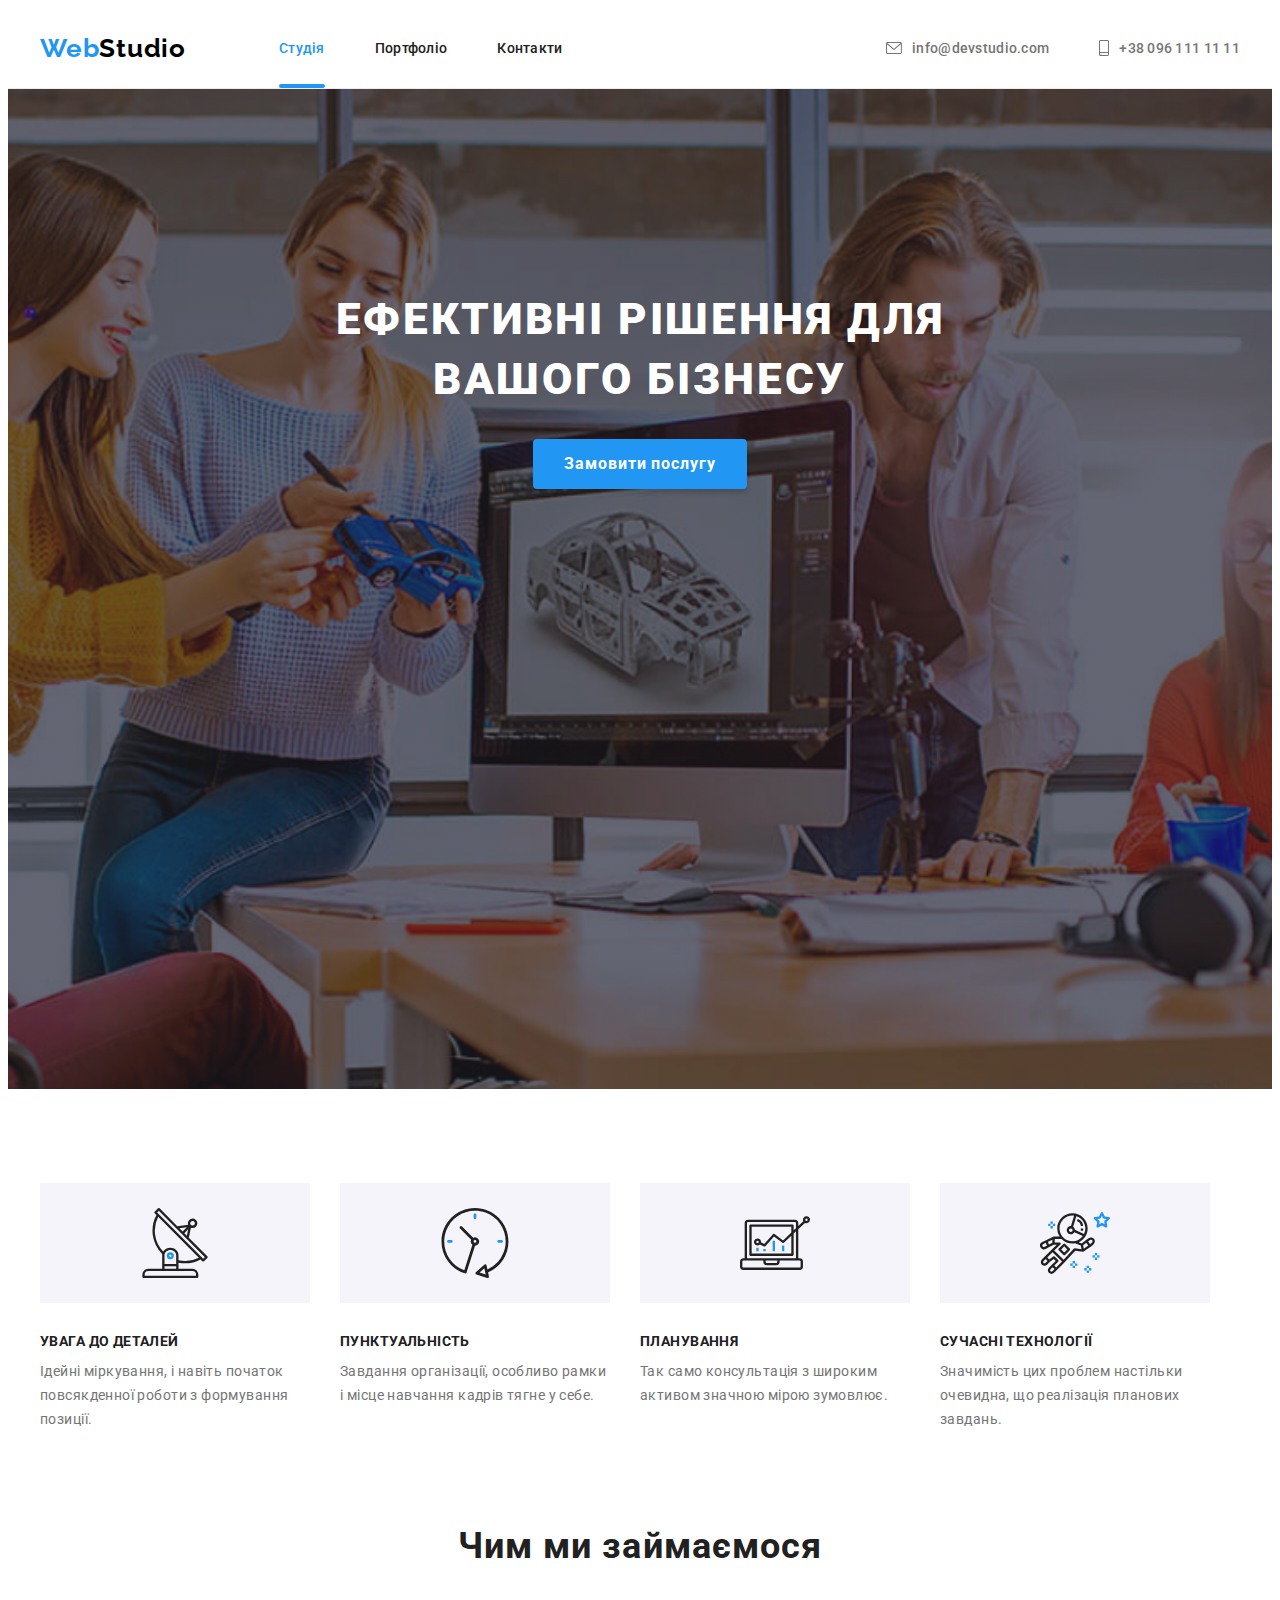
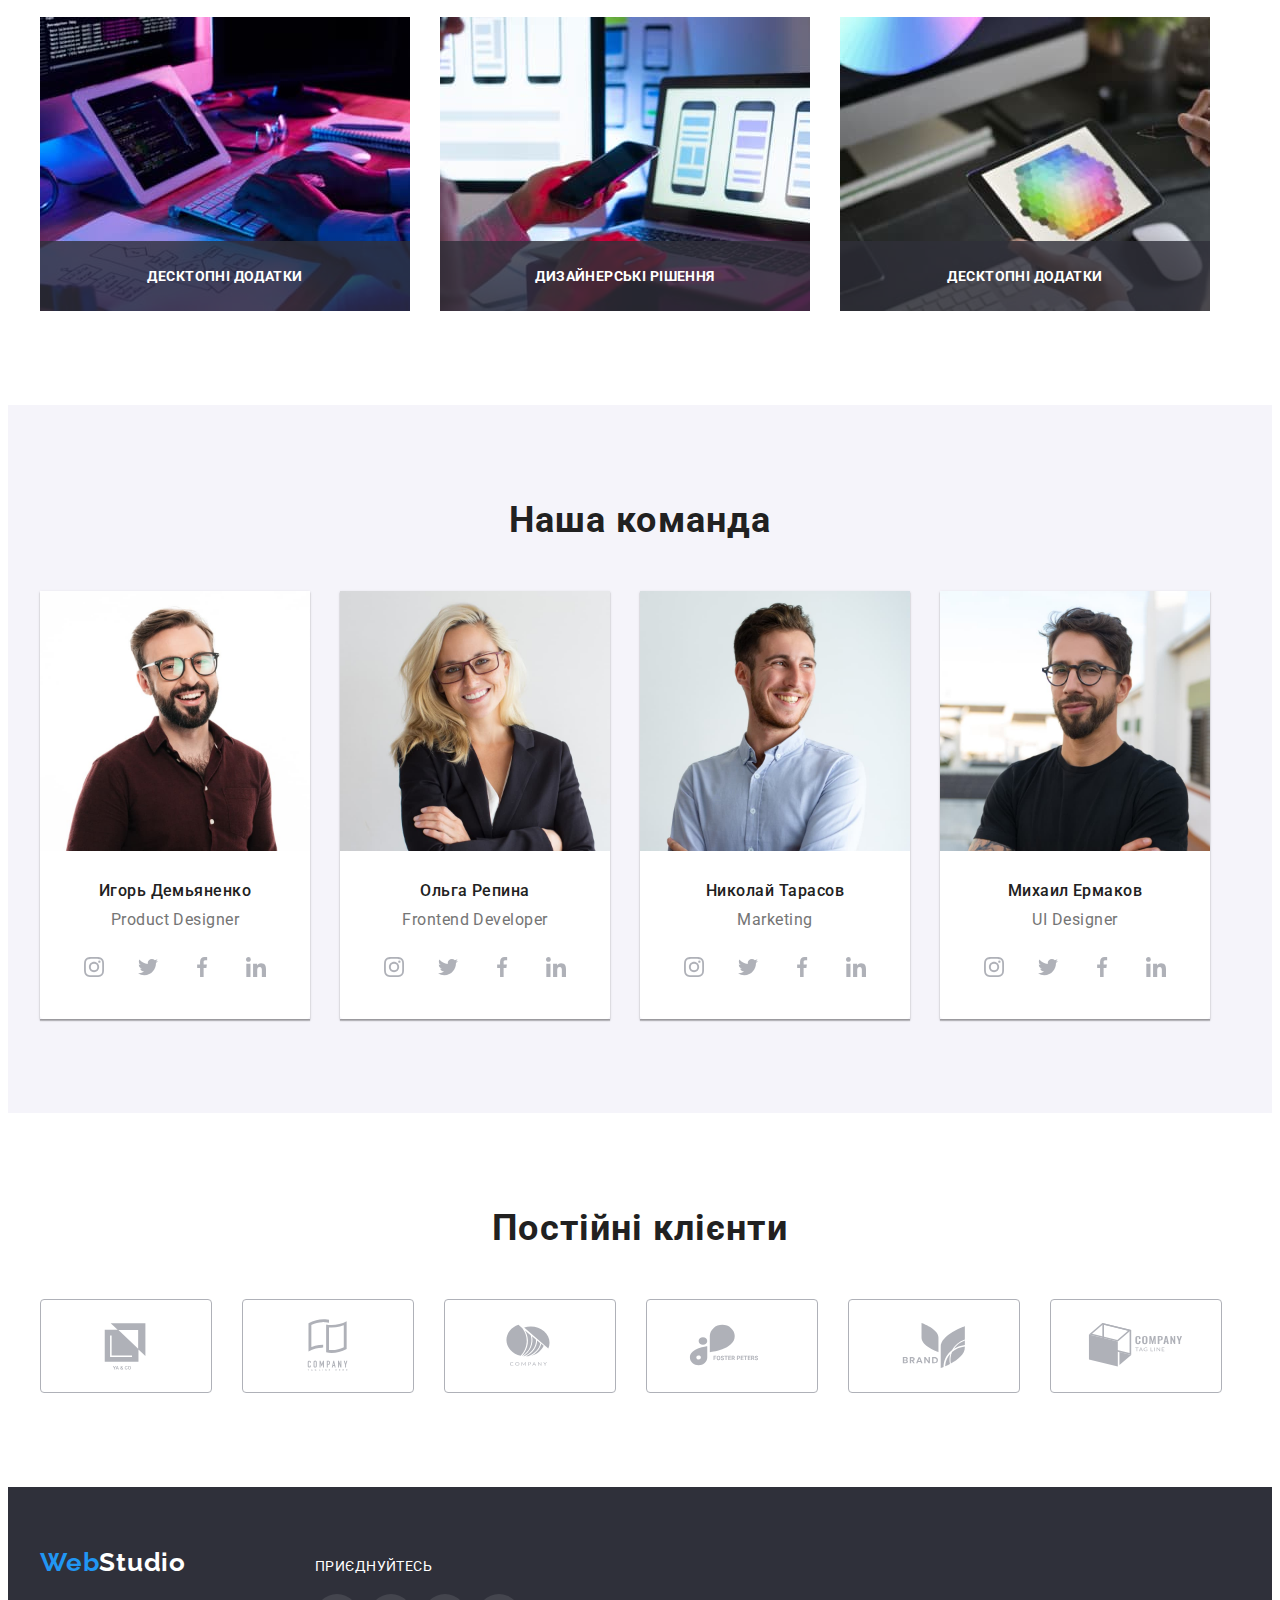
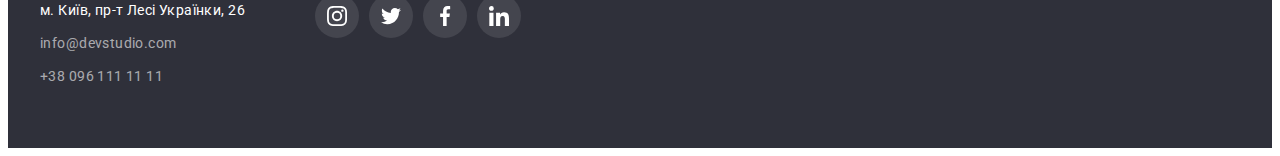
<file: index.html>
<!DOCTYPE html>
<html lang="uk">
  <head>
    <meta charset="UTF-8" />
    <meta http-equiv="X-UA-Compatible" content="IE=edge" />
    <meta name="viewport" content="width=device-width, initial-scale=1.0" />
    <title>Студия</title>
    <link rel="preconnect" href="https://fonts.googleapis.com" />
    <link rel="preconnect" href="https://fonts.gstatic.com" crossorigin />
    <link
      href="https://fonts.googleapis.com/css2?family=Raleway:wght@700&family=Roboto:wght@400;500;700;900&display=swap"
      rel="stylesheet"
    />
    <link
      rel="stylesheet"
      href="https://cdnjs.cloudflare.com/ajax/libs/modern-normalize/1.1.0/modern-normalize.min.css"
      integrity="sha512-wpPYUAdjBVSE4KJnH1VR1HeZfpl1ub8YT/NKx4PuQ5NmX2tKuGu6U/JRp5y+Y8XG2tV+wKQpNHVUX03MfMFn9Q=="
      crossorigin="anonymous"
      referrerpolicy="no-referrer"
    />
    <link rel="stylesheet" href="./css/style.css" />
  </head>
  <body>
    <!-- Header section-->
    <header class="header">
      <div class="container header-container">
        <a class="logo header-logo link" href=""><span class="logo-accent">Web</span>Studio</a>
        <!-- header navigation -->
        <nav class="header-nav">
          <ul class="list nav-list">
            <li class="nav-item"><a class="nav-link link current" href="">Студія</a></li>
            <li class="nav-item"><a class="nav-link link" href="./portfolio.html">Портфоліо</a></li>
            <li class="nav-item"><a class="nav-link link" href="">Контакти</a></li>
          </ul>
        </nav>
        <!-- header auth -->
        <ul class="list header-auth">
          <li class="header-item">
            <a class="link header-email" href="mailto:info@devstudio.com"
              ><svg class="contacts-icons" width="16" height="12">
                <use href="./images/icons.svg#envelope"></use>
              </svg>
              info@devstudio.com</a
            >
          </li>

          <li class="header-item">
            <a class="link header-phone" href="tel:+380961111111">
              <svg class="contacts-icons" width="10" height="16">
                <use href="./images/icons.svg#smartphone"></use>
              </svg>
              +38 096 111 11 11</a
            >
          </li>
        </ul>
      </div>
    </header>
    <!-- main section -->
    <main class="main">
      <!-- Hero section-->
      <section class="hero-section">
        <div class="container">
          <h1 class="main-title">
            Ефективні рішення для <br />
            вашого бізнесу
          </h1>
          <button class="hero-btn" type="button" data-modal-open>Замовити послугу</button>
        </div>
      </section>
      <!-- Feature section -->
      <section class="feature-section section">
        <div class="container feature-container">
          <h2 class="visually-hidden">Наші переваги</h2>

          <ul class="feature-list list">
            <li class="feature-item">
              <div class="thumb">
                <svg class="feature-icons" width="70" height="70">
                  <use href="./images/icons.svg#antenna"></use>
                </svg>
              </div>
              <h3 class="feature-subtitle">Увага до деталей</h3>
              <p class="feature-desc">
                Ідейні міркування, і навіть початок повсякденної роботи з формування позиції.
              </p>
            </li>

            <li class="feature-item">
              <div class="thumb">
                <svg width="70" height="70">
                  <use class="feature-icons" href="./images/icons.svg#clock"></use>
                </svg>
              </div>
              <h3 class="feature-subtitle">Пунктуальність</h3>
              <p class="feature-desc">
                Завдання організації, особливо рамки і місце навчання кадрів тягне у себе.
              </p>
            </li>

            <li class="feature-item">
              <div class="thumb">
                <svg class="feature-icons" width="70" height="70">
                  <use href="./images/icons.svg#diagram"></use>
                </svg>
              </div>
              <h3 class="feature-subtitle">Планування</h3>
              <p class="feature-desc">
                Так само консультація з широким активом значною мірою зумовлює.
              </p>
            </li>

            <li class="feature-item">
              <div class="thumb">
                <svg class="feature-icons" width="70" height="70">
                  <use href="./images/icons.svg#astronaut"></use>
                </svg>
              </div>
              <h3 class="feature-subtitle">Сучасні технології</h3>
              <p class="feature-desc">
                Значимість цих проблем настільки очевидна, що реалізація планових завдань.
              </p>
            </li>
          </ul>
        </div>
      </section>
      <!-- services section -->
      <section class="services-section section no-padding">
        <div class="container">
          <h2 class="services-title title">Чим ми займаємося</h2>

          <ul class="list services-list">
            <li class="services-item">
              <img
                class="services-jpg"
                src="./images/services/1-developer.jpg"
                alt="разработчик пишет код"
                width="370"
                height="294"
              />
              <div class="service-overlay">
                <h3 class="service-desc">Десктопні додатки</h3>
              </div>
            </li>

            <li class="services-item">
              <img
                class="services-jpg"
                src="./images/services/2-mobapp.jpg"
                alt="разработка мобильных приложений"
                width="370"
                height="294"
              />
              <div class="service-overlay">
                <h3 class="service-desc">Дизайнерські рішення</h3>
              </div>
            </li>

            <li class="services-item">
              <img
                class="services-jpg"
                src="./images/services/3-webdesigner.jpg"
                alt="веб-дизайнер подбирает цвет"
                width="370"
                height="294"
              />
              <div class="service-overlay">
                <h3 class="service-desc">Десктопні додатки</h3>
              </div>
            </li>
          </ul>
        </div>
      </section>
      <!--team section-->
      <section class="section-team section">
        <div class="container">
          <h2 class="team-title title">Наша команда</h2>

          <ul class="list team-list">
            <li class="team-item">
              <img
                class="team-jpg"
                src="./images/team/proddesigner.jpg"
                alt="Игорь Демьяненко"
                width="270"
                height="260"
              />
              <div class="team-wrapper">
                <h3 class="team-subtitle">Игорь Демьяненко</h3>
                <p class="team-desc" lang="en">Product Designer</p>
                <ul class="socials-list list">
                  <li class="socials-item">
                    <a
                      class="socials-link link"
                      href=""
                      target="_blank"
                      rel="noopener noreferrer"
                      aria-label="instagram"
                    >
                      <svg class="socials-icon" width="20" height="20">
                        <use href="./images/icons.svg#instagram"></use>
                      </svg>
                    </a>
                  </li>
                  <li class="socials-item">
                    <a
                      class="socials-link link"
                      href=""
                      target="_blank"
                      rel="noopener noreferrer"
                      aria-label="twitter"
                    >
                      <svg class="socials-icon" width="20" height="20">
                        <use href="./images/icons.svg#twitter"></use>
                      </svg>
                    </a>
                  </li>
                  <li class="socials-item">
                    <a
                      class="socials-link link"
                      href=""
                      target="_blank"
                      rel="noopener noreferrer"
                      aria-label="facebook"
                    >
                      <svg class="socials-icon" width="20" height="20">
                        <use href="./images/icons.svg#facebook"></use>
                      </svg>
                    </a>
                  </li>
                  <li class="socials-item">
                    <a
                      class="socials-link link"
                      href=""
                      target="_blank"
                      rel="noopener noreferrer"
                      aria-label="linkedin"
                    >
                      <svg class="socials-icon" width="20" height="20">
                        <use href="./images/icons.svg#linkedin"></use></svg
                    ></a>
                  </li>
                </ul>
              </div>
            </li>

            <li class="team-item">
              <img
                class="team-jpg"
                src="./images/team/developer.jpg"
                alt="Ольга Репина"
                width="270"
                height="260"
              />
              <div class="team-wrapper">
                <h3 class="team-subtitle">Ольга Репина</h3>
                <p class="team-desc" lang="en">Frontend Developer</p>
                <ul class="socials-list list">
                  <li class="socials-item">
                    <a
                      class="socials-link link"
                      href=""
                      target="_blank"
                      rel="noopener noreferrer"
                      aria-label="instagram"
                    >
                      <svg class="socials-icon" width="20" height="20">
                        <use href="./images/icons.svg#instagram"></use>
                      </svg>
                    </a>
                  </li>
                  <li class="socials-item">
                    <a
                      class="socials-link link"
                      href=""
                      target="_blank"
                      rel="noopener noreferrer"
                      aria-label="twitter"
                    >
                      <svg class="socials-icon" width="20" height="20">
                        <use href="./images/icons.svg#twitter"></use>
                      </svg>
                    </a>
                  </li>
                  <li class="socials-item">
                    <a
                      class="socials-link link"
                      href=""
                      target="_blank"
                      rel="noopener noreferrer"
                      aria-label="facebook"
                    >
                      <svg class="socials-icon" width="20" height="20">
                        <use href="./images/icons.svg#facebook"></use>
                      </svg>
                    </a>
                  </li>
                  <li class="socials-item">
                    <a
                      class="socials-link link"
                      href=""
                      target="_blank"
                      rel="noopener noreferrer"
                      aria-label="linkedin"
                    >
                      <svg class="socials-icon" width="20" height="20">
                        <use href="./images/icons.svg#linkedin"></use></svg
                    ></a>
                  </li>
                </ul>
              </div>
            </li>

            <li class="team-item">
              <img
                class="team-jpg"
                src="./images/team/marketing.jpg"
                alt="Николай Тарасов"
                width="270"
                height="260"
              />
              <div class="team-wrapper">
                <h3 class="team-subtitle">Николай Тарасов</h3>
                <p class="team-desc" lang="en">Marketing</p>
                <ul class="socials-list list">
                  <li class="socials-item">
                    <a
                      class="socials-link link"
                      href=""
                      target="_blank"
                      rel="noopener noreferrer"
                      aria-label="instagram"
                    >
                      <svg class="socials-icon" width="20" height="20">
                        <use href="./images/icons.svg#instagram"></use>
                      </svg>
                    </a>
                  </li>
                  <li class="socials-item">
                    <a
                      class="socials-link link"
                      href=""
                      target="_blank"
                      rel="noopener noreferrer"
                      aria-label="twitter"
                    >
                      <svg class="socials-icon" width="20" height="20">
                        <use href="./images/icons.svg#twitter"></use>
                      </svg>
                    </a>
                  </li>
                  <li class="socials-item">
                    <a
                      class="socials-link link"
                      href=""
                      target="_blank"
                      rel="noopener noreferrer"
                      aria-label="facebook"
                    >
                      <svg class="socials-icon" width="20" height="20">
                        <use href="./images/icons.svg#facebook"></use>
                      </svg>
                    </a>
                  </li>
                  <li class="socials-item">
                    <a
                      class="socials-link link"
                      href=""
                      target="_blank"
                      rel="noopener noreferrer"
                      aria-label="linkedin"
                    >
                      <svg class="socials-icon" width="20" height="20">
                        <use href="./images/icons.svg#linkedin"></use></svg
                    ></a>
                  </li>
                </ul>
              </div>
            </li>

            <li class="team-item">
              <img
                class="team-jpg"
                src="./images/team/uidesigner.jpg"
                alt="Михаил Ермаков"
                width="270"
                height="260"
              />
              <div class="team-wrapper">
                <h3 class="team-subtitle">Михаил Ермаков</h3>
                <p class="team-desc" lang="en">UI Designer</p>
                <ul class="socials-list list">
                  <li class="socials-item">
                    <a
                      class="socials-link link"
                      href=""
                      target="_blank"
                      rel="noopener noreferrer"
                      aria-label="instagram"
                    >
                      <svg class="socials-icon" width="20" height="20">
                        <use href="./images/icons.svg#instagram"></use>
                      </svg>
                    </a>
                  </li>
                  <li class="socials-item">
                    <a
                      class="socials-link link"
                      href=""
                      target="_blank"
                      rel="noopener noreferrer"
                      aria-label="twitter"
                    >
                      <svg class="socials-icon" width="20" height="20">
                        <use href="./images/icons.svg#twitter"></use>
                      </svg>
                    </a>
                  </li>
                  <li class="socials-item">
                    <a
                      class="socials-link link"
                      href=""
                      target="_blank"
                      rel="noopener noreferrer"
                      aria-label="facebook"
                    >
                      <svg class="socials-icon" width="20" height="20">
                        <use href="./images/icons.svg#facebook"></use>
                      </svg>
                    </a>
                  </li>
                  <li class="socials-item">
                    <a
                      class="socials-link link"
                      href=""
                      target="_blank"
                      rel="noopener noreferrer"
                      aria-label="linkedin"
                    >
                      <svg class="socials-icon" width="20" height="20">
                        <use href="./images/icons.svg#linkedin"></use></svg
                    ></a>
                  </li>
                </ul>
              </div>
            </li>
          </ul>
        </div>
      </section>
      <!-- clients section -->
      <section class="section-clients section">
        <div class="container">
          <h2 class="title">Постійні клієнти</h2>
          <ul class="clients-list list">
            <li>
              <a
                class="clients-link link"
                href=""
                target="_blank"
                rel="noopener noreferrer"
                aria-label="логотип компанії 1"
              >
                <svg class="clients-icons" width="106" height="60">
                  <use href="./images/icons.svg#logo-1"></use>
                </svg>
              </a>
            </li>
            <li>
              <a
                class="clients-link link"
                href=""
                target="_blank"
                rel="noopener noreferrer"
                aria-label="логотип компанії 2"
              >
                <svg class="clients-icons" width="106" height="60">
                  <use href="./images/icons.svg#logo-2"></use>
                </svg>
              </a>
            </li>
            <li>
              <a
                class="clients-link link"
                href=""
                target="_blank"
                rel="noopener noreferrer"
                aria-label="логотип компанії 3"
              >
                <svg class="clients-icons" width="106" height="60">
                  <use href="./images/icons.svg#logo-3"></use>
                </svg>
              </a>
            </li>
            <li>
              <a
                class="clients-link link"
                href=""
                target="_blank"
                rel="noopener noreferrer"
                aria-label="логотип компанії 4"
              >
                <svg class="clients-icons" width="106" height="60">
                  <use href="./images/icons.svg#logo-4"></use>
                </svg>
              </a>
            </li>
            <li>
              <a
                class="clients-link link"
                href=""
                target="_blank"
                rel="noopener noreferrer"
                aria-label="логотип компанії 5"
              >
                <svg class="clients-icons" width="106" height="60">
                  <use href="./images/icons.svg#logo-5"></use>
                </svg>
              </a>
            </li>
            <li>
              <a
                class="clients-link link"
                href=""
                target="_blank"
                rel="noopener noreferrer"
                aria-label="логотип компанії 6"
              >
                <svg class="clients-icons" width="106" height="60">
                  <use href="./images/icons.svg#logo-6"></use>
                </svg>
              </a>
            </li>
          </ul>
        </div>
      </section>
    </main>
    <!-- footer section -->
    <footer class="footer">
      <div class="container footer-conteiner">
        <div class="footer-contacts">
          <a class="link logo footer-logo" href="./index.html">
            <span class="logo-accent">Web</span>Studio
          </a>
          <address class="footer-address">
            <p class="footer-desc">м. Київ, пр-т Лесі Українки, 26</p>
            <ul class="list">
              <li class="footer-item">
                <a class="link footer-email" href="mailto:info@devstudio.com">info@devstudio.com</a>
              </li>
              <li class="footer-item">
                <a class="link footer-phone" href="tel:+380961111111">+38 096 111 11 11</a>
              </li>
            </ul>
          </address>
        </div>
        <div class="footer-socials">
          <p class="socials-desc">приєднуйтесь</p>
          <ul class="footer-list list">
            <li class="footer-item">
              <a
                class="footer-link link"
                href=""
                target="_blank"
                rel="noopener noreferrer"
                aria-label="instagram"
              >
                <svg class="footer-icon" width="20" height="20">
                  <use href="./images/icons.svg#instagram"></use>
                </svg>
              </a>
            </li>

            <li class="footer-item">
              <a
                class="footer-link link"
                href=""
                target="_blank"
                rel="noopener noreferrer"
                aria-label="twitter"
              >
                <svg class="footer-icon" width="20" height="20">
                  <use href="./images/icons.svg#twitter"></use>
                </svg>
              </a>
            </li>

            <li class="footer-item">
              <a
                class="footer-link link"
                href=""
                target="_blank"
                rel="noopener noreferrer"
                aria-label="facebook"
              >
                <svg class="footer-icon" width="20" height="20">
                  <use href="./images/icons.svg#facebook"></use>
                </svg>
              </a>
            </li>

            <li class="footer-item">
              <a
                class="footer-link link"
                href=""
                target="_blank"
                rel="noopener noreferrer"
                aria-label="linkedin"
              >
                <svg class="footer-icon" width="20" height="20">
                  <use href="./images/icons.svg#linkedin"></use></svg
              ></a>
            </li>
          </ul>
        </div>
      </div>
    </footer>
    <!-- Modal window -->
    <div class="backdrop is-hidden" data-modal>
      <div class="modal">
        <button class="modal-btn" data-modal-close>
          <svg class="modal-btn-icon" width="11" height="11">
            <use href="./images/icons.svg#close"></use>
          </svg>
        </button>
      </div>
    </div>
    <script src="./js/modal.js"></script>
  </body>
</html>
</file>
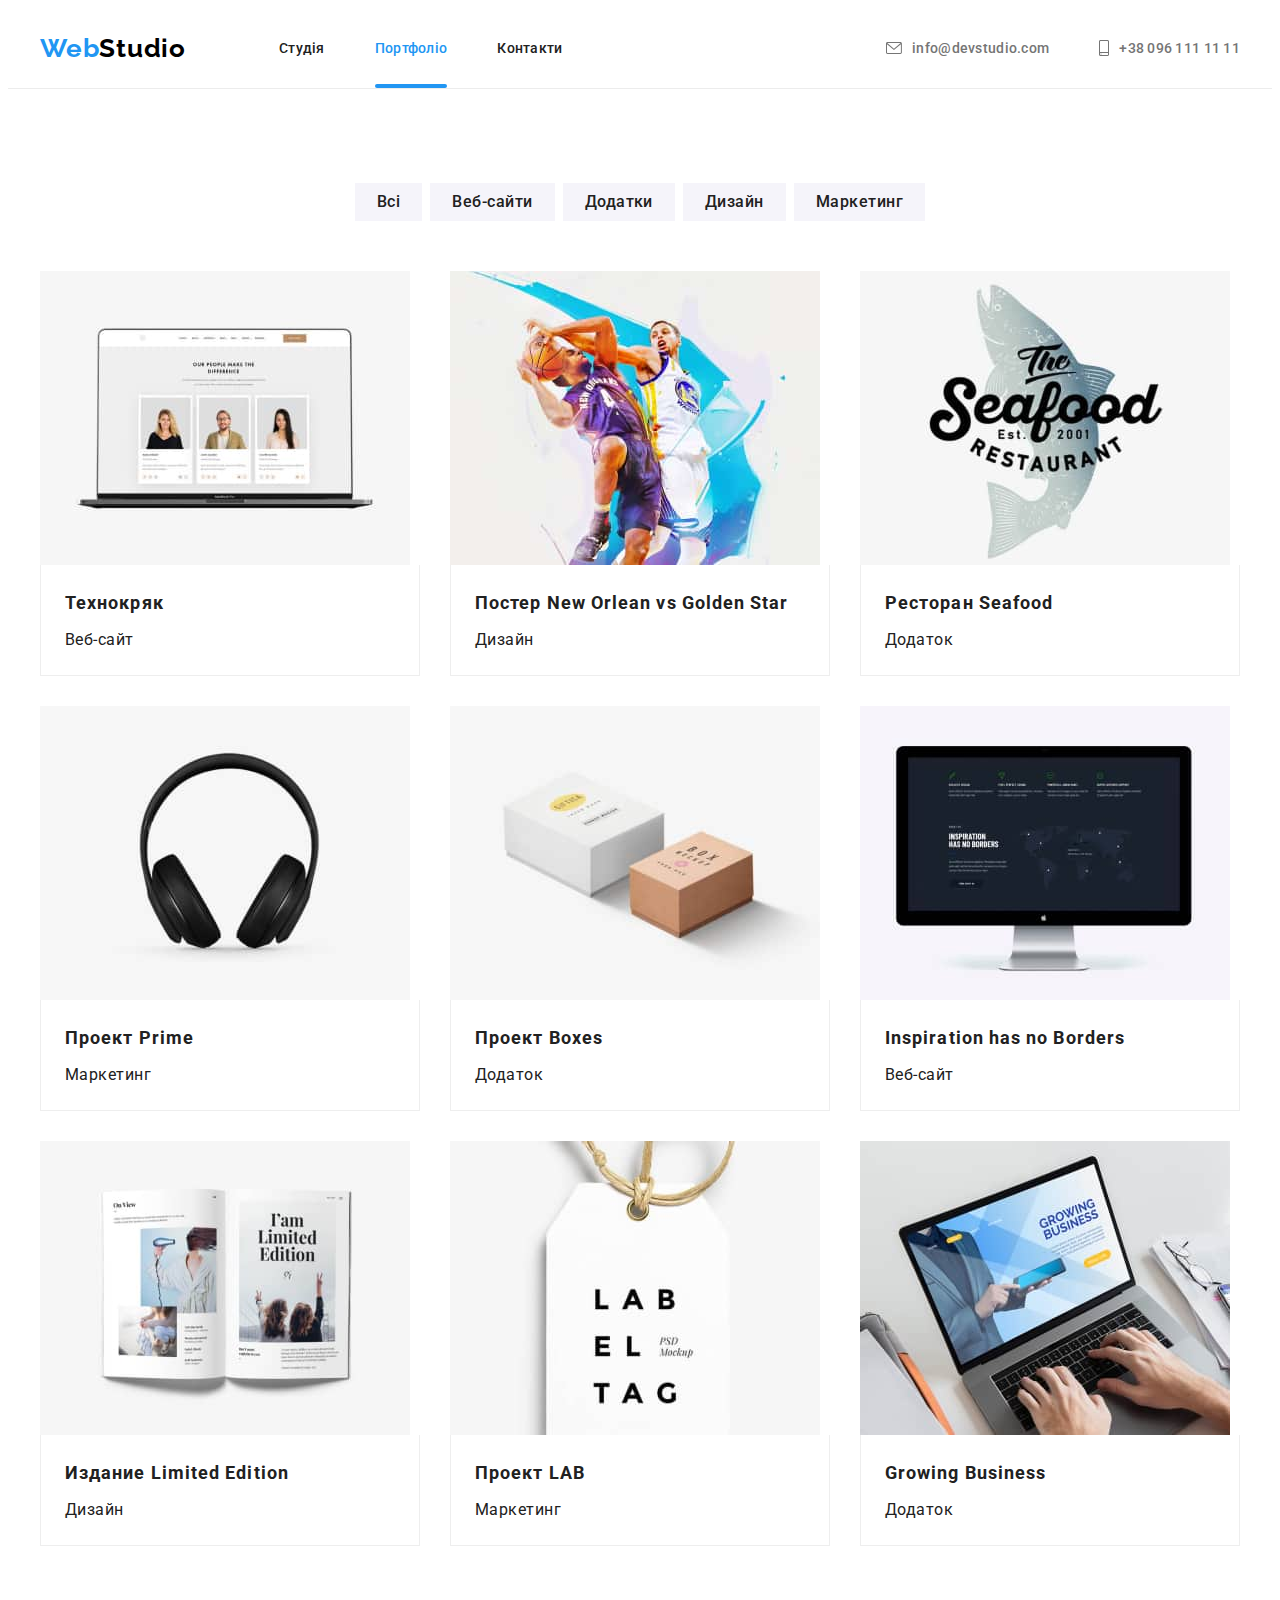
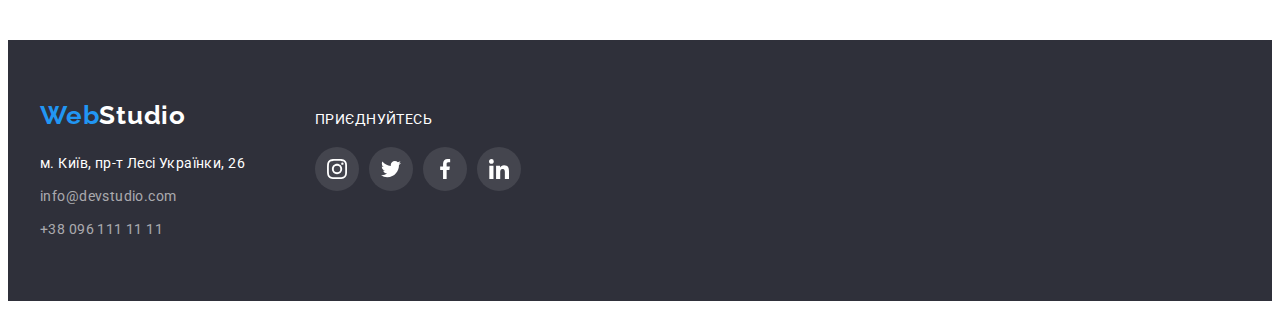
<file: portfolio.html>
<!DOCTYPE html>
<html lang="ru">
  <head>
    <meta charset="UTF-8" />
    <meta http-equiv="X-UA-Compatible" content="IE=edge" />
    <meta name="viewport" content="width=device-width, initial-scale=1.0" />
    <title>Портфоліо</title>
    <link rel="preconnect" href="https://fonts.googleapis.com" />
    <link rel="preconnect" href="https://fonts.gstatic.com" crossorigin />
    <link
      href="https://fonts.googleapis.com/css2?family=Raleway:wght@700&family=Roboto:wght@400;500;700;900&display=swap"
      rel="stylesheet"
    />
    <link
      rel="stylesheet"
      href="https://cdnjs.cloudflare.com/ajax/libs/modern-normalize/1.1.0/modern-normalize.min.css"
      integrity="sha512-wpPYUAdjBVSE4KJnH1VR1HeZfpl1ub8YT/NKx4PuQ5NmX2tKuGu6U/JRp5y+Y8XG2tV+wKQpNHVUX03MfMFn9Q=="
      crossorigin="anonymous"
      referrerpolicy="no-referrer"
    />
    <link rel="stylesheet" href="./css/style.css" />
  </head>
  <body>
    <!-- Header section-->
    <header class="header">
      <div class="container header-container">
        <a class="logo header-logo link" href=""><span class="logo-accent">Web</span>Studio</a>
        <!-- header navigation -->
        <nav class="header-nav">
          <ul class="list nav-list">
            <li class="nav-item"><a class="nav-link link" href="./index.html">Студія</a></li>
            <li class="nav-item"><a class="nav-link link current" href="">Портфоліо</a></li>
            <li class="nav-item"><a class="nav-link link" href="">Контакти</a></li>
          </ul>
        </nav>
        <!-- header auth -->
        <ul class="list header-auth">
          <li class="header-item">
            <a class="link header-email" href="mailto:info@devstudio.com"
              ><svg class="contacts-icons" width="16" height="12">
                <use href="./images/icons.svg#envelope"></use>
              </svg>
              info@devstudio.com</a
            >
          </li>

          <li class="header-item">
            <a class="link header-phone" href="tel:+380961111111">
              <svg class="contacts-icons" width="10" height="16">
                <use href="./images/icons.svg#smartphone"></use>
              </svg>
              +38 096 111 11 11</a
            >
          </li>
        </ul>
      </div>
    </header>
    <!-- main section -->
    <main class="main">
      <!-- Portfolio section -->
      <section class="section-portfolio section">
        <div class="container">
          <h1 class="visually-hidden">Портфоліо</h1>
          <!-- Filter portfolio -->
          <ul class="list filter-list">
            <li class="filter-item">
              <button class="filter-btn" type="button">Всі</button>
            </li>
            <li class="filter-item"><button class="filter-btn" type="button">Веб-сайти</button></li>
            <li class="filter-item">
              <button class="filter-btn" type="button">Додатки</button>
            </li>
            <li class="filter-item"><button class="filter-btn" type="button">Дизайн</button></li>
            <li class="filter-item"><button class="filter-btn" type="button">Маркетинг</button></li>
          </ul>
          <!-- portfolio list -->
          <ul class="list portfolio-list">
            <li class="portfolio-item">
              <a class="portfolio-card link" href="">
                <div class="portfolio-foto">
                  <img
                    class="portfolio-img"
                    src="./images/portfolio/technokryak.jpg"
                    alt="веб-сайт технокряк"
                    width="370"
                    height="294"
                  />
                  <div class="portfolio-overlay">
                    <p class="overlay-txt">
                      Ресурс пропонує комплексні пропозиції з різним рівнем функціоналу та сервісів.
                      Все це дозволить відвідувачу отримати вичерпні відомості про компанію чи
                      приватну особу.
                    </p>
                  </div>
                </div>
                <div class="card-content">
                  <h2 class="portfolio-subtitle">Технокряк</h2>
                  <p class="portfolio-desc">Веб-сайт</p>
                </div>
              </a>
            </li>

            <li class="portfolio-item">
              <a class="portfolio-card link" href="">
                <div class="portfolio-foto">
                  <img
                    class="portfolio-img"
                    src="./images/portfolio/neworlean.jpg"
                    alt="Постер New Orlean vs Golden Star"
                    width="370"
                    height="294"
                  />
                  <div class="portfolio-overlay">
                    <p class="overlay-txt">
                      Ресурс пропонує комплексні пропозиції з різним рівнем функціоналу та сервісів.
                      Все це дозволить відвідувачу отримати вичерпні відомості про компанію чи
                      приватну особу.
                    </p>
                  </div>
                </div>

                <div class="card-content">
                  <h2 class="portfolio-subtitle">
                    Постер <span lang="en">New Orlean vs Golden Star </span>
                  </h2>
                  <p class="portfolio-desc">Дизайн</p>
                </div>
              </a>
            </li>

            <li class="portfolio-item">
              <a href="" class="portfolio-card link">
                <div class="portfolio-foto">
                  <img
                    class="portfolio-img"
                    src="./images/portfolio/seafood.jpg"
                    alt="Приложение ресторана Seafood"
                    width="370"
                    height="294"
                  />
                  <div class="portfolio-overlay">
                    <p class="overlay-txt">
                      Ресурс пропонує комплексні пропозиції з різним рівнем функціоналу та сервісів.
                      Все це дозволить відвідувачу отримати вичерпні відомості про компанію чи
                      приватну особу.
                    </p>
                  </div>
                </div>
                <div class="card-content">
                  <h2 class="portfolio-subtitle">Ресторан <span lang="en">Seafood</span></h2>
                  <p class="portfolio-desc">Додаток</p>
                </div>
              </a>
            </li>

            <li class="portfolio-item">
              <a href="" class="portfolio-card link">
                <div class="portfolio-foto">
                  <img
                    class="portfolio-img"
                    src="./images/portfolio/prime.jpg"
                    alt="Проект Prime"
                    width="370"
                    height="294"
                  />
                  <div class="portfolio-overlay">
                    <p class="overlay-txt">
                      Ресурс пропонує комплексні пропозиції з різним рівнем функціоналу та сервісів.
                      Все це дозволить відвідувачу отримати вичерпні відомості про компанію чи
                      приватну особу.
                    </p>
                  </div>
                </div>

                <div class="card-content">
                  <h2 class="portfolio-subtitle">Проект <span lang="en">Prime</span></h2>
                  <p class="portfolio-desc">Маркетинг</p>
                </div>
              </a>
            </li>

            <li class="portfolio-item">
              <a href="" class="portfolio-card link">
                <div class="portfolio-foto">
                  <img
                    class="portfolio-jpg"
                    src="./images/portfolio/boxes.jpg"
                    alt="Проект Boxes"
                    width="370"
                    height="294"
                  />
                  <div class="portfolio-overlay">
                    <p class="overlay-txt">
                      Ресурс пропонує комплексні пропозиції з різним рівнем функціоналу та сервісів.
                      Все це дозволить відвідувачу отримати вичерпні відомості про компанію чи
                      приватну особу.
                    </p>
                  </div>
                </div>

                <div class="card-content">
                  <h2 class="portfolio-subtitle">Проект <span>Boxes</span></h2>
                  <p class="portfolio-desc">Додаток</p>
                </div>
              </a>
            </li>

            <li class="portfolio-item">
              <a href="" class="portfolio-card link">
                <div class="portfolio-foto">
                  <img
                    class="portfolio-jpg"
                    src="./images/portfolio/inspiration.jpg"
                    alt="Веб-сайт Inspiration has no Borders"
                    width="370"
                    height="294"
                  />
                  <div class="portfolio-overlay">
                    <p class="overlay-txt">
                      Ресурс пропонує комплексні пропозиції з різним рівнем функціоналу та сервісів.
                      Все це дозволить відвідувачу отримати вичерпні відомості про компанію чи
                      приватну особу.
                    </p>
                  </div>
                </div>

                <div class="card-content">
                  <h2 class="portfolio-subtitle" lang="en">Inspiration has no Borders</h2>
                  <p class="portfolio-desc">Веб-сайт</p>
                </div>
              </a>
            </li>

            <li class="portfolio-item">
              <a href="" class="portfolio-card link">
                <div class="portfolio-foto">
                  <img
                    class="portfolio-ipg"
                    src="./images/portfolio/limited.jpg"
                    alt="дизайн издания Limited Edition"
                    width="370"
                    height="294"
                  />
                  <div class="portfolio-overlay">
                    <p class="overlay-txt">
                      Ресурс пропонує комплексні пропозиції з різним рівнем функціоналу та сервісів.
                      Все це дозволить відвідувачу отримати вичерпні відомості про компанію чи
                      приватну особу.
                    </p>
                  </div>
                </div>

                <div class="card-content">
                  <h2 class="portfolio-subtitle">Издание <span lang="en">Limited Edition</span></h2>
                  <p class="portfolio-desc">Дизайн</p>
                </div>
              </a>
            </li>

            <li class="portfolio-item">
              <a href="" class="portfolio-card link">
                <div class="portfolio-foto">
                  <img
                    class="portfolio-ipg"
                    src="./images/portfolio/lab.jpg"
                    alt="Проект LAB"
                    width="370"
                    height="294"
                  />
                  <div class="portfolio-overlay">
                    <p class="overlay-txt">
                      Ресурс пропонує комплексні пропозиції з різним рівнем функціоналу та сервісів.
                      Все це дозволить відвідувачу отримати вичерпні відомості про компанію чи
                      приватну особу.
                    </p>
                  </div>
                </div>

                <div class="card-content">
                  <h2 class="portfolio-subtitle">Проект <span lang="en">LAB</span></h2>
                  <p class="portfolio-desc">Маркетинг</p>
                </div>
              </a>
            </li>

            <li class="portfolio-item">
              <a href="" class="portfolio-card link">
                <div class="portfolio-foto">
                  <img
                    class="portfolio-ipg"
                    src="./images/portfolio/growing.jpg"
                    alt="Приложение Growing Business"
                    width="370"
                    height="294"
                  />
                  <div class="portfolio-overlay">
                    <p class="overlay-txt">
                      Ресурс пропонує комплексні пропозиції з різним рівнем функціоналу та сервісів.
                      Все це дозволить відвідувачу отримати вичерпні відомості про компанію чи
                      приватну особу.
                    </p>
                  </div>
                </div>

                <div class="card-content">
                  <h2 class="portfolio-subtitle" lang="en">Growing Business</h2>
                  <p class="portfolio-desc">Додаток</p>
                </div>
              </a>
            </li>
          </ul>
        </div>
      </section>
    </main>
    <!-- footer section -->
    <footer class="footer">
      <div class="container footer-conteiner">
        <div class="footer-contacts">
          <a class="link logo footer-logo" href="./index.html">
            <span class="logo-accent">Web</span>Studio
          </a>
          <address class="footer-address">
            <p class="footer-desc">м. Київ, пр-т Лесі Українки, 26</p>
            <ul class="list">
              <li class="footer-item">
                <a class="link footer-email" href="mailto:info@devstudio.com">info@devstudio.com</a>
              </li>
              <li class="footer-item">
                <a class="link footer-phone" href="tel:+380961111111">+38 096 111 11 11</a>
              </li>
            </ul>
          </address>
        </div>
        <div class="footer-socials">
          <p class="socials-desc">приєднуйтесь</p>
          <ul class="footer-list list">
            <li class="footer-item">
              <a
                class="footer-link link"
                href=""
                target="_blank"
                rel="noopener noreferrer"
                aria-label="instagram"
              >
                <svg class="footer-icon" width="20" height="20">
                  <use href="./images/icons.svg#instagram"></use>
                </svg>
              </a>
            </li>

            <li class="footer-item">
              <a
                class="footer-link link"
                href=""
                target="_blank"
                rel="noopener noreferrer"
                aria-label="twitter"
              >
                <svg class="footer-icon" width="20" height="20">
                  <use href="./images/icons.svg#twitter"></use>
                </svg>
              </a>
            </li>

            <li class="footer-item">
              <a
                class="footer-link link"
                href=""
                target="_blank"
                rel="noopener noreferrer"
                aria-label="facebook"
              >
                <svg class="footer-icon" width="20" height="20">
                  <use href="./images/icons.svg#facebook"></use>
                </svg>
              </a>
            </li>

            <li class="footer-item">
              <a
                class="footer-link link"
                href=""
                target="_blank"
                rel="noopener noreferrer"
                aria-label="linkedin"
              >
                <svg class="footer-icon" width="20" height="20">
                  <use href="./images/icons.svg#linkedin"></use></svg
              ></a>
            </li>
          </ul>
        </div>
      </div>
    </footer>
  </body>
</html>
</file>
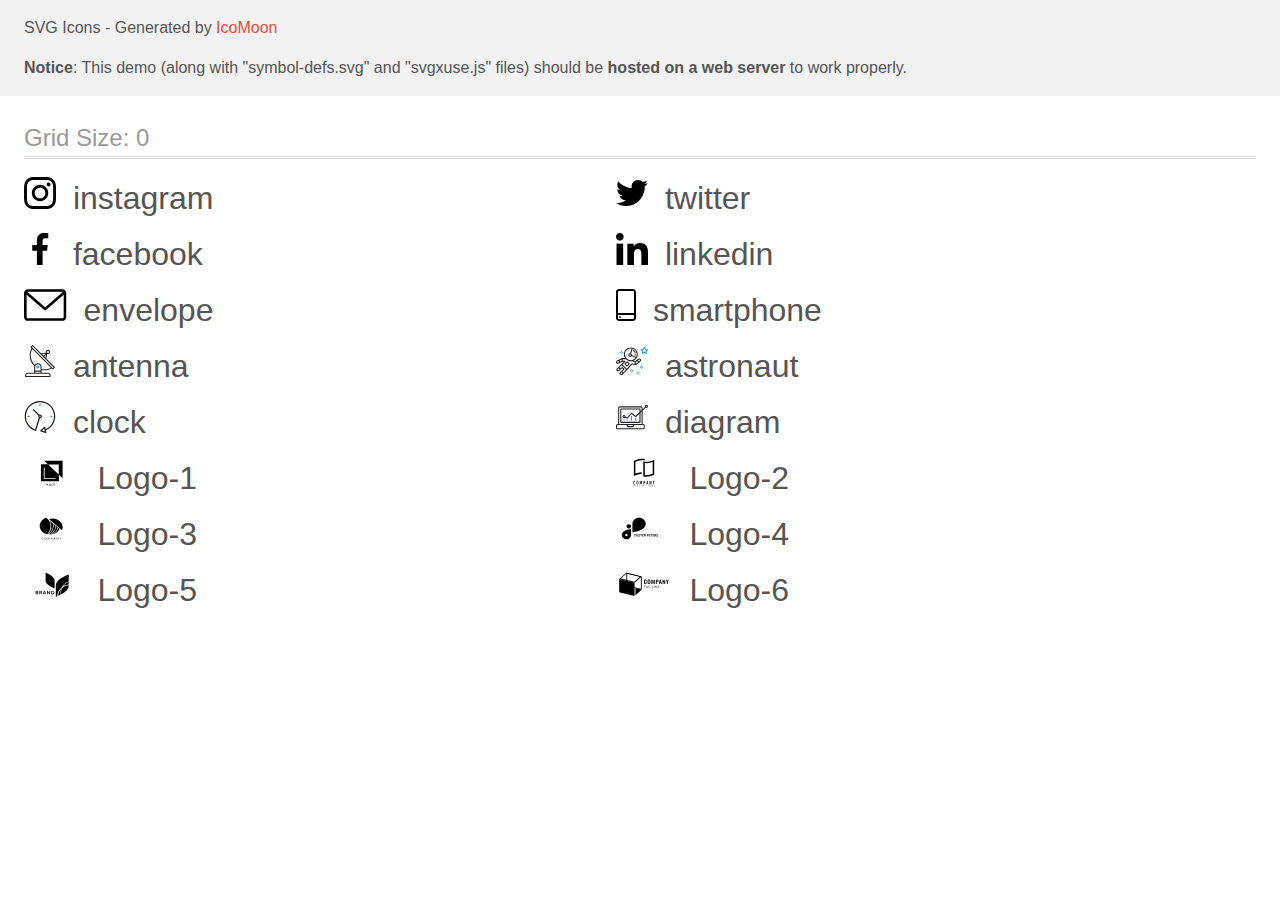
<file: images/icons/icomoon/demo-external-svg.html>
<!doctype html>
<html>
<head>
    <title>IcoMoon - SVG Icons</title>
    <meta charset="utf-8">
    <meta name="viewport" content="width=device-width, initial-scale=1">
    <link rel="stylesheet" href="demo-files/demo.css">
    <link rel="stylesheet" href="style.css">
</head>
<body>
<header class="bgc1 clearfix">
<div class="mhl">
    <p>SVG Icons - Generated by <a href="https://icomoon.io/app">IcoMoon</a></p><p><strong>Notice</strong>: This demo (along with "symbol-defs.svg" and "svgxuse.js" files) should be <b>hosted on a web server</b> to work properly.</p>
</div>
</header>
    <div class="clearfix mhl ptl">
        <h1 class="mvm mtn fgc1">Grid Size: 0</h1>
        <div class="glyph fs1">
            <div class="clearfix pbs">
                <svg class="icon instagram"><use xlink:href="symbol-defs.svg#instagram"></use></svg><span class="name"> instagram</span>
            </div>
        </div>
        <div class="glyph fs1">
            <div class="clearfix pbs">
                <svg class="icon twitter"><use xlink:href="symbol-defs.svg#twitter"></use></svg><span class="name"> twitter</span>
            </div>
        </div>
        <div class="glyph fs1">
            <div class="clearfix pbs">
                <svg class="icon facebook"><use xlink:href="symbol-defs.svg#facebook"></use></svg><span class="name"> facebook</span>
            </div>
        </div>
        <div class="glyph fs1">
            <div class="clearfix pbs">
                <svg class="icon linkedin"><use xlink:href="symbol-defs.svg#linkedin"></use></svg><span class="name"> linkedin</span>
            </div>
        </div>
        <div class="glyph fs1">
            <div class="clearfix pbs">
                <svg class="icon envelope"><use xlink:href="symbol-defs.svg#envelope"></use></svg><span class="name"> envelope</span>
            </div>
        </div>
        <div class="glyph fs1">
            <div class="clearfix pbs">
                <svg class="icon smartphone"><use xlink:href="symbol-defs.svg#smartphone"></use></svg><span class="name"> smartphone</span>
            </div>
        </div>
        <div class="glyph fs1">
            <div class="clearfix pbs">
                <svg class="icon antenna"><use xlink:href="symbol-defs.svg#antenna"></use></svg><span class="name"> antenna</span>
            </div>
        </div>
        <div class="glyph fs1">
            <div class="clearfix pbs">
                <svg class="icon astronaut"><use xlink:href="symbol-defs.svg#astronaut"></use></svg><span class="name"> astronaut</span>
            </div>
        </div>
        <div class="glyph fs1">
            <div class="clearfix pbs">
                <svg class="icon clock"><use xlink:href="symbol-defs.svg#clock"></use></svg><span class="name"> clock</span>
            </div>
        </div>
        <div class="glyph fs1">
            <div class="clearfix pbs">
                <svg class="icon diagram"><use xlink:href="symbol-defs.svg#diagram"></use></svg><span class="name"> diagram</span>
            </div>
        </div>
        <div class="glyph fs1">
            <div class="clearfix pbs">
                <svg class="icon Logo-1"><use xlink:href="symbol-defs.svg#Logo-1"></use></svg><span class="name"> Logo-1</span>
            </div>
        </div>
        <div class="glyph fs1">
            <div class="clearfix pbs">
                <svg class="icon Logo-2"><use xlink:href="symbol-defs.svg#Logo-2"></use></svg><span class="name"> Logo-2</span>
            </div>
        </div>
        <div class="glyph fs1">
            <div class="clearfix pbs">
                <svg class="icon Logo-3"><use xlink:href="symbol-defs.svg#Logo-3"></use></svg><span class="name"> Logo-3</span>
            </div>
        </div>
        <div class="glyph fs1">
            <div class="clearfix pbs">
                <svg class="icon Logo-4"><use xlink:href="symbol-defs.svg#Logo-4"></use></svg><span class="name"> Logo-4</span>
            </div>
        </div>
        <div class="glyph fs1">
            <div class="clearfix pbs">
                <svg class="icon Logo-5"><use xlink:href="symbol-defs.svg#Logo-5"></use></svg><span class="name"> Logo-5</span>
            </div>
        </div>
        <div class="glyph fs1">
            <div class="clearfix pbs">
                <svg class="icon Logo-6"><use xlink:href="symbol-defs.svg#Logo-6"></use></svg><span class="name"> Logo-6</span>
            </div>
        </div>
  </div>
<script defer src="svgxuse.js"></script>
</body>
</html>
</file>
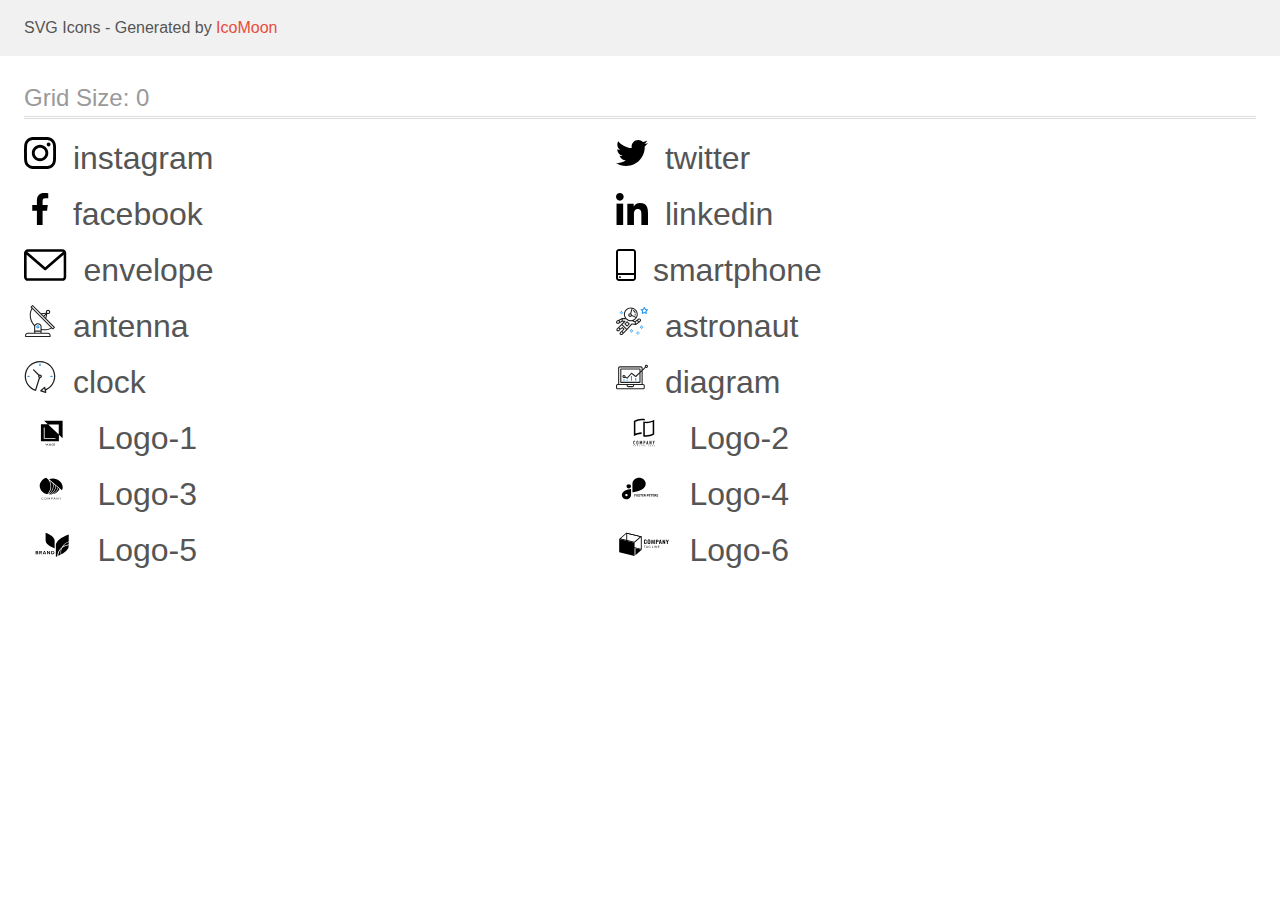
<file: images/icons/icomoon/demo.html>
<!doctype html>
<html>
<head>
    <title>IcoMoon - SVG Icons</title>
    <meta charset="utf-8">
    <meta name="viewport" content="width=device-width, initial-scale=1">
    <link rel="stylesheet" href="demo-files/demo.css">
    <link rel="stylesheet" href="style.css">
</head>
<body>
<svg aria-hidden="true" style="position: absolute; width: 0; height: 0; overflow: hidden;" version="1.1" xmlns="http://www.w3.org/2000/svg" xmlns:xlink="http://www.w3.org/1999/xlink">
<defs>
<symbol id="instagram" viewBox="0 0 32 32">
<path d="M31.969 9.408c-0.075-1.7-0.35-2.869-0.744-3.882-0.406-1.075-1.032-2.038-1.851-2.838-0.8-0.813-1.769-1.444-2.832-1.844-1.019-0.394-2.182-0.669-3.882-0.744-1.713-0.081-2.257-0.1-6.601-0.1s-4.888 0.019-6.595 0.094c-1.7 0.075-2.869 0.35-3.882 0.744-1.075 0.406-2.038 1.031-2.838 1.85-0.813 0.8-1.444 1.769-1.844 2.832-0.394 1.019-0.669 2.182-0.744 3.882-0.081 1.713-0.1 2.257-0.1 6.601s0.019 4.888 0.094 6.595c0.075 1.7 0.35 2.869 0.744 3.882 0.406 1.075 1.038 2.038 1.85 2.838 0.8 0.813 1.769 1.444 2.832 1.844 1.019 0.394 2.182 0.669 3.882 0.744 1.706 0.075 2.25 0.094 6.595 0.094s4.888-0.019 6.595-0.094c1.7-0.075 2.869-0.35 3.882-0.744 2.151-0.832 3.851-2.532 4.682-4.682 0.394-1.019 0.669-2.182 0.744-3.882 0.075-1.707 0.094-2.251 0.094-6.595s-0.006-4.888-0.081-6.595zM29.087 22.473c-0.069 1.563-0.331 2.407-0.55 2.969-0.538 1.394-1.644 2.5-3.038 3.038-0.563 0.219-1.413 0.481-2.969 0.55-1.688 0.075-2.194 0.094-6.464 0.094s-4.782-0.019-6.464-0.094c-1.563-0.069-2.407-0.331-2.969-0.55-0.694-0.256-1.325-0.663-1.838-1.194-0.531-0.519-0.938-1.144-1.194-1.838-0.219-0.563-0.481-1.413-0.55-2.969-0.075-1.688-0.094-2.194-0.094-6.464s0.019-4.782 0.094-6.464c0.069-1.563 0.331-2.407 0.55-2.969 0.256-0.694 0.663-1.325 1.2-1.838 0.519-0.531 1.144-0.938 1.838-1.194 0.563-0.219 1.413-0.481 2.969-0.55 1.688-0.075 2.194-0.094 6.464-0.094 4.276 0 4.782 0.019 6.464 0.094 1.563 0.069 2.407 0.331 2.969 0.55 0.694 0.256 1.325 0.662 1.838 1.194 0.531 0.519 0.938 1.144 1.194 1.838 0.219 0.563 0.481 1.413 0.55 2.969 0.075 1.688 0.094 2.194 0.094 6.464s-0.019 4.77-0.094 6.458z"></path>
<path d="M16.059 7.783c-4.538 0-8.22 3.682-8.22 8.22s3.682 8.22 8.22 8.22c4.539 0 8.22-3.682 8.22-8.22s-3.682-8.22-8.22-8.22zM16.059 21.335c-2.944 0-5.332-2.388-5.332-5.332s2.388-5.332 5.332-5.332c2.944 0 5.332 2.388 5.332 5.332s-2.388 5.332-5.332 5.332z"></path>
<path d="M26.524 7.458c0 1.060-0.859 1.919-1.919 1.919s-1.919-0.859-1.919-1.919c0-1.060 0.859-1.919 1.919-1.919s1.919 0.859 1.919 1.919z"></path>
</symbol>
<symbol id="twitter" viewBox="0 0 32 32">
<path d="M32 6.078c-1.19 0.522-2.458 0.868-3.78 1.036 1.36-0.812 2.398-2.088 2.886-3.626-1.268 0.756-2.668 1.29-4.16 1.588-1.204-1.282-2.92-2.076-4.792-2.076-3.632 0-6.556 2.948-6.556 6.562 0 0.52 0.044 1.020 0.152 1.496-5.454-0.266-10.28-2.88-13.522-6.862-0.566 0.982-0.898 2.106-0.898 3.316 0 2.272 1.17 4.286 2.914 5.452-1.054-0.020-2.088-0.326-2.964-0.808 0 0.020 0 0.046 0 0.072 0 3.188 2.274 5.836 5.256 6.446-0.534 0.146-1.116 0.216-1.72 0.216-0.42 0-0.844-0.024-1.242-0.112 0.85 2.598 3.262 4.508 6.13 4.57-2.232 1.746-5.066 2.798-8.134 2.798-0.538 0-1.054-0.024-1.57-0.090 2.906 1.874 6.35 2.944 10.064 2.944 12.072 0 18.672-10 18.672-18.668 0-0.29-0.010-0.57-0.024-0.848 1.302-0.924 2.396-2.078 3.288-3.406z"></path>
</symbol>
<symbol id="facebook" viewBox="0 0 32 32">
<path d="M21.329 5.313h2.921v-5.088c-0.504-0.069-2.237-0.225-4.256-0.225-4.212 0-7.097 2.649-7.097 7.519v4.481h-4.648v5.688h4.648v14.312h5.699v-14.311h4.46l0.708-5.688h-5.169v-3.919c0.001-1.644 0.444-2.769 2.735-2.769z"></path>
</symbol>
<symbol id="linkedin" viewBox="0 0 32 32">
<path d="M31.992 32v-0.001h0.008v-11.736c0-5.741-1.236-10.164-7.948-10.164-3.227 0-5.392 1.771-6.276 3.449h-0.093v-2.913h-6.364v21.364h6.627v-10.579c0-2.785 0.528-5.479 3.977-5.479 3.399 0 3.449 3.179 3.449 5.657v10.401h6.62z"></path>
<path d="M0.528 10.636h6.635v21.364h-6.635v-21.364z"></path>
<path d="M3.843 0c-2.121 0-3.843 1.721-3.843 3.843s1.721 3.879 3.843 3.879c2.121 0 3.843-1.757 3.843-3.879-0.001-2.121-1.723-3.843-3.843-3.843v0z"></path>
</symbol>
<symbol id="envelope" viewBox="0 0 43 32">
<path d="M38.667 0h-34.667c-2.206 0-4 1.794-4 4v24c0 2.206 1.794 4 4 4h34.667c2.206 0 4-1.794 4-4v-24c0-2.206-1.794-4-4-4zM38.667 2.667c0.181 0 0.353 0.038 0.511 0.103l-17.844 15.466-17.844-15.466c0.158-0.066 0.33-0.103 0.511-0.103h34.667zM38.667 29.333h-34.667c-0.736 0-1.333-0.598-1.333-1.333v-22.413l17.793 15.421c0.251 0.217 0.563 0.326 0.874 0.326s0.622-0.108 0.874-0.326l17.793-15.421v22.413c0 0.736-0.598 1.333-1.333 1.333z"></path>
</symbol>
<symbol id="smartphone" viewBox="0 0 20 32">
<path d="M17 0h-14c-1.654 0-3 1.346-3 3v26c0 1.654 1.346 3 3 3h14c1.654 0 3-1.346 3-3v-26c0-1.654-1.346-3-3-3zM3 2h14c0.552 0 1 0.448 1 1v21h-16v-21c0-0.552 0.448-1 1-1zM17 30h-14c-0.552 0-1-0.448-1-1v-3h16v3c0 0.552-0.448 1-1 1z"></path>
<path d="M4.707 27.478c0.391 0.365 0.391 0.956 0 1.321s-1.024 0.365-1.414 0c-0.391-0.365-0.391-0.956 0-1.321s1.024-0.365 1.414 0z"></path>
</symbol>
<symbol id="antenna" viewBox="0 0 32 32">
<path fill="#212121" style="fill: var(--color1, #212121)" d="M30.773 22.098l-8.443-8.505 0.937-4.615c0.242 0.094 0.499 0.144 0.758 0.146h0.006c1.192 0.014 2.17-0.941 2.184-2.133s-0.941-2.17-2.133-2.184c-1.192-0.014-2.17 0.941-2.184 2.133-0.003 0.255 0.039 0.509 0.125 0.749l-4.96 0.605-8.091-8.133c-0.099-0.101-0.235-0.159-0.377-0.16-0.14 0.001-0.274 0.056-0.373 0.155l-1.513 1.504c-0.208 0.208-0.208 0.546 0 0.754l0.814 0.826c-3.153 5.798-2.129 12.978 2.519 17.663 0.043 0.041 0.092 0.074 0.146 0.098-0.034 0.18-0.051 0.364-0.052 0.547v6.187h-6.4c-1.472 0.002-2.665 1.195-2.667 2.667v1.067c0 0.295 0.239 0.533 0.533 0.533h24.533c0.295 0 0.533-0.239 0.533-0.533v-1.067c-0.002-1.472-1.195-2.665-2.667-2.667h-6.4v-2.742c1.003 0.21 2.024 0.317 3.049 0.32 2.458-0.003 4.877-0.615 7.040-1.783l0.818 0.823c0.099 0.101 0.235 0.159 0.377 0.16 0.14-0.001 0.274-0.056 0.373-0.155l1.513-1.504c0.208-0.208 0.208-0.546 0-0.754zM23.28 6.233c0.418-0.415 1.093-0.414 1.508 0.004s0.414 1.093-0.004 1.508c-0.2 0.199-0.47 0.31-0.752 0.31h-0.003c-0.589-0.003-1.064-0.483-1.061-1.072 0.002-0.282 0.115-0.552 0.314-0.751h-0.002zM22.024 9.738l-0.598 2.946-1.175-1.182 1.774-1.763zM21.419 8.836l-1.92 1.909-1.485-1.493 3.405-0.415zM24.004 28.8c0.884 0 1.6 0.716 1.6 1.6v0.533h-23.467v-0.533c0-0.884 0.716-1.6 1.6-1.6h20.267zM16.537 26.667v1.067h-5.333v-1.067h5.333zM11.204 25.6v-4.053c0-1.294 1.196-2.347 2.667-2.347s2.667 1.053 2.667 2.347v4.053h-5.333zM17.604 23.904v-2.357c0-1.882-1.675-3.413-3.733-3.413-1.331-0.020-2.576 0.657-3.281 1.786-4.058-4.274-4.971-10.645-2.279-15.887l18.602 18.708c-2.872 1.461-6.165 1.873-9.309 1.163zM28.893 23.22l-21.057-21.181 0.755-0.752 7.935 7.98c0.004 0 0.006 0.007 0.010 0.010l13.115 13.191-0.757 0.752z"></path>
<path fill="#2196f3" style="fill: var(--color2, #2196f3)" d="M13.876 20.267h-0.005c-0.884-0.001-1.601 0.714-1.602 1.598s0.714 1.601 1.598 1.602h0.005c0.884 0.001 1.601-0.714 1.602-1.598s-0.714-1.601-1.598-1.602zM14.249 22.245c-0.1 0.1-0.236 0.156-0.378 0.155-0.295-0.002-0.532-0.242-0.531-0.536 0.001-0.141 0.057-0.276 0.157-0.375s0.233-0.154 0.373-0.155c0.295 0.002 0.532 0.241 0.53 0.536-0.001 0.141-0.057 0.276-0.157 0.375h0.005z"></path>
</symbol>
<symbol id="astronaut" viewBox="0 0 32 32">
<path fill="#2196f3" style="fill: var(--color2, #2196f3)" d="M31.974 4.524c-0.063-0.193-0.229-0.333-0.43-0.363l-1.91-0.278-0.855-1.731c-0.179-0.365-0.777-0.365-0.956 0l-0.855 1.731-1.91 0.278c-0.201 0.029-0.367 0.17-0.431 0.363-0.062 0.193-0.011 0.405 0.135 0.547l1.383 1.348-0.326 1.903c-0.034 0.2 0.048 0.402 0.212 0.522 0.166 0.121 0.382 0.135 0.562 0.040l1.709-0.899 1.709 0.899c0.078 0.041 0.164 0.061 0.249 0.061 0.11 0 0.221-0.034 0.314-0.102 0.164-0.119 0.246-0.322 0.212-0.522l-0.326-1.903 1.383-1.348c0.145-0.142 0.197-0.354 0.135-0.547zM29.511 5.851c-0.125 0.122-0.183 0.299-0.153 0.472l0.191 1.114-1-0.526c-0.078-0.041-0.163-0.061-0.249-0.061s-0.17 0.020-0.249 0.061l-1.001 0.526 0.191-1.114c0.030-0.173-0.028-0.349-0.153-0.472l-0.81-0.789 1.119-0.163c0.174-0.025 0.324-0.134 0.402-0.292l0.5-1.013 0.5 1.013c0.078 0.157 0.228 0.267 0.402 0.292l1.119 0.163-0.809 0.789z"></path>
<path fill="#2196f3" style="fill: var(--color2, #2196f3)" d="M26.134 20.522h-1.067v1.067h1.067v-1.067z"></path>
<path fill="#2196f3" style="fill: var(--color2, #2196f3)" d="M26.134 22.656h-1.067v1.067h1.067v-1.067z"></path>
<path fill="#2196f3" style="fill: var(--color2, #2196f3)" d="M27.2 21.589h-1.067v1.067h1.067v-1.067z"></path>
<path fill="#2196f3" style="fill: var(--color2, #2196f3)" d="M25.067 21.589h-1.067v1.067h1.067v-1.067z"></path>
<path fill="#2196f3" style="fill: var(--color2, #2196f3)" d="M22.4 26.389h-1.067v1.067h1.067v-1.067z"></path>
<path fill="#2196f3" style="fill: var(--color2, #2196f3)" d="M22.4 28.522h-1.067v1.067h1.067v-1.067z"></path>
<path fill="#2196f3" style="fill: var(--color2, #2196f3)" d="M23.467 27.456h-1.067v1.067h1.067v-1.067z"></path>
<path fill="#2196f3" style="fill: var(--color2, #2196f3)" d="M21.333 27.456h-1.067v1.067h1.067v-1.067z"></path>
<path fill="#2196f3" style="fill: var(--color2, #2196f3)" d="M16 24.256h-1.067v1.067h1.067v-1.067z"></path>
<path fill="#2196f3" style="fill: var(--color2, #2196f3)" d="M16 26.389h-1.067v1.067h1.067v-1.067z"></path>
<path fill="#2196f3" style="fill: var(--color2, #2196f3)" d="M17.067 25.322h-1.067v1.067h1.067v-1.067z"></path>
<path fill="#2196f3" style="fill: var(--color2, #2196f3)" d="M14.933 25.322h-1.067v1.067h1.067v-1.067z"></path>
<path fill="#2196f3" style="fill: var(--color2, #2196f3)" d="M5.867 6.122h-1.067v1.067h1.067v-1.067z"></path>
<path fill="#2196f3" style="fill: var(--color2, #2196f3)" d="M5.867 8.255h-1.067v1.067h1.067v-1.067z"></path>
<path fill="#2196f3" style="fill: var(--color2, #2196f3)" d="M6.933 7.189h-1.067v1.067h1.067v-1.067z"></path>
<path fill="#2196f3" style="fill: var(--color2, #2196f3)" d="M4.8 7.189h-1.067v1.067h1.067v-1.067z"></path>
<path fill="#212121" style="fill: var(--color1, #212121)" d="M24.715 14.159c-0.287-0.388-0.709-0.637-1.188-0.705-0.481-0.068-0.956 0.058-1.34 0.352l-1.252 0.96-1.898 1.417-1.358-0.541c2.421-1.086 4.114-3.508 4.114-6.32 0-3.823-3.123-6.933-6.961-6.933s-6.961 3.11-6.961 6.933c0 1.386 0.414 2.674 1.12 3.758l-2.764-0.024c-0.002 0-0.003 0-0.005 0-0.009 0-0.015 0.004-0.023 0.005-0.053 0.002-0.105 0.013-0.155 0.031-0.013 0.005-0.026 0.008-0.038 0.013-0.006 0.003-0.013 0.003-0.019 0.006l-3.233 1.596c-0.001 0-0.001 0-0.001 0.001l-1.893 0.911c-0.021 0.009-0.042 0.021-0.063 0.035-0.755 0.502-1.012 1.489-0.598 2.295 0.22 0.429 0.595 0.745 1.056 0.889 0.178 0.055 0.359 0.083 0.539 0.083 0.29 0 0.577-0.071 0.839-0.211l1.388-0.738 2.264-1.169 1.357-0.008-5.442 5.416c-0.001 0.001-0.001 0.001-0.002 0.001l-1.339 1.333c-0.316 0.315-0.49 0.732-0.49 1.178s0.174 0.863 0.49 1.179c0.325 0.323 0.752 0.485 1.179 0.485s0.854-0.162 1.18-0.485l1.314-1.309 1.741-1.3 0.901 0.897-1.762 1.754c-0 0.001-0.001 0.001-0.002 0.001l-1.339 1.333c-0.316 0.315-0.49 0.732-0.49 1.178s0.174 0.863 0.49 1.179c0.325 0.323 0.753 0.485 1.18 0.485s0.855-0.162 1.18-0.485l3.482-3.467c0.001-0.001 0.001-0.001 0.001-0.002l1.010-1-0.004-0.004c0.006-0.006 0.015-0.009 0.022-0.015l5.166-5.658 3.471 0.494c0.025 0.004 0.050 0.005 0.075 0.005 0.065 0 0.127-0.015 0.187-0.038 0.018-0.006 0.033-0.015 0.050-0.023 0.019-0.010 0.039-0.015 0.058-0.027l3.213-2.133c0.012-0.008 0.018-0.021 0.029-0.029 0.013-0.010 0.029-0.014 0.041-0.026l1.271-1.191c0.662-0.62 0.753-1.635 0.212-2.362zM2.13 17.77c-0.173 0.093-0.37 0.111-0.558 0.052-0.187-0.058-0.338-0.186-0.427-0.358-0.161-0.314-0.068-0.695 0.214-0.902l1.314-0.632 0.449 1.312-0.992 0.528zM5.628 15.942l-1.548 0.8-0.439-1.283 2.027-1.001-0.040 1.484zM20.727 9.322c0 0.918-0.219 1.785-0.599 2.559l-4.181-1.899c-0.044-0.573-0.341-1.075-0.788-1.388l1.464-4.86c2.378 0.756 4.105 2.974 4.105 5.588zM8.938 9.322c0-3.235 2.644-5.867 5.894-5.867 0.253 0 0.5 0.021 0.745 0.052l-1.432 4.754c-0.019-0.001-0.037-0.006-0.057-0.006-1.033 0-1.873 0.837-1.873 1.867s0.84 1.867 1.873 1.867c0.694 0 1.294-0.383 1.618-0.945l3.862 1.755c-1.075 1.446-2.795 2.39-4.737 2.39-3.25 0-5.894-2.632-5.894-5.867zM14.894 10.122c0 0.441-0.362 0.8-0.806 0.8s-0.806-0.359-0.806-0.8c0-0.441 0.362-0.8 0.806-0.8s0.806 0.359 0.806 0.8zM2.465 25.146c-0.236 0.234-0.619 0.234-0.854 0.001-0.114-0.114-0.176-0.263-0.176-0.423s0.062-0.309 0.176-0.421l0.962-0.958 0.851 0.848-0.959 0.955zM5.679 28.88c-0.236 0.234-0.619 0.235-0.855 0.001-0.114-0.114-0.176-0.263-0.176-0.423s0.062-0.309 0.176-0.421l0.963-0.959 0.852 0.848-0.96 0.955zM9.16 25.411c-0.001 0-0.001 0-0.002 0.001l-1.765 1.76-0.852-0.848 1.763-1.755c0 0 0 0 0-0s0.001-0.001 0.002-0.001c0.040-0.040 0.065-0.088 0.090-0.135 0.007-0.014 0.020-0.026 0.026-0.040 0.017-0.041 0.019-0.085 0.026-0.129 0.003-0.025 0.014-0.047 0.014-0.073 0-0.036-0.013-0.070-0.020-0.106-0.006-0.032-0.006-0.065-0.019-0.095-0.020-0.050-0.055-0.094-0.091-0.138-0.010-0.012-0.014-0.027-0.025-0.038 0 0 0 0-0.001 0s-0.001-0.002-0.001-0.002l-1.607-1.6c-0.017-0.017-0.039-0.024-0.058-0.038-0.028-0.022-0.055-0.042-0.087-0.058-0.030-0.015-0.061-0.024-0.093-0.033-0.034-0.010-0.067-0.017-0.103-0.020-0.033-0.002-0.063 0.001-0.095 0.005-0.036 0.004-0.069 0.009-0.104 0.020-0.034 0.011-0.063 0.027-0.094 0.045-0.020 0.011-0.042 0.015-0.061 0.029l-1.773 1.324-0.901-0.897 2.399-2.386 4.361 4.289-0.928 0.919zM15.979 18.394c-0.015-0.002-0.030 0.004-0.045 0.003-0.039-0.002-0.076 0.001-0.115 0.007-0.030 0.005-0.059 0.011-0.088 0.021-0.034 0.012-0.065 0.028-0.097 0.047-0.030 0.018-0.057 0.037-0.083 0.061-0.013 0.011-0.028 0.017-0.040 0.029l-4.698 5.146-4.328-4.257 2.833-2.818c0.209-0.208 0.21-0.546 0.002-0.755-0.105-0.105-0.243-0.157-0.381-0.156v-0.001l-2.219 0.013 0.028-1.607 3.104 0.027c1.265 1.294 3.029 2.101 4.981 2.101 0.437 0 0.864-0.045 1.279-0.123 0.040 0.032 0.079 0.065 0.13 0.085l2.41 0.96 0.331 1.644-3.003-0.427zM20.020 18.572l-0.313-1.558 1.446-1.080 0.947 1.257-2.080 1.381zM23.774 15.741l-0.838 0.785-0.931-1.236 0.831-0.637c0.155-0.119 0.351-0.168 0.543-0.143 0.193 0.027 0.364 0.128 0.48 0.284 0.217 0.292 0.18 0.699-0.085 0.947z"></path>
<path fill="#212121" style="fill: var(--color1, #212121)" d="M13.602 18.544l-2.143-2.133c-0.207-0.207-0.545-0.207-0.753 0l-2.142 2.133c-0.1 0.101-0.157 0.236-0.157 0.378s0.056 0.278 0.157 0.378l2.142 2.133c0.104 0.103 0.241 0.155 0.377 0.155s0.273-0.052 0.376-0.155l2.143-2.133c0.1-0.1 0.157-0.236 0.157-0.378s-0.057-0.278-0.157-0.378zM11.083 20.303l-1.387-1.381 1.387-1.381 1.387 1.381-1.387 1.381z"></path>
<path fill="#212121" style="fill: var(--color1, #212121)" d="M17.164 5.071l-0.258 1.036c0.071 0.018 1.738 0.452 1.738 2.149h1.067c-0-2.017-1.666-2.965-2.547-3.185z"></path>
<path fill="#212121" style="fill: var(--color1, #212121)" d="M19.711 9.322h-1.067v1.067h1.067v-1.067z"></path>
</symbol>
<symbol id="clock" viewBox="0 0 32 32">
<path fill="#212121" style="fill: var(--color1, #212121)" d="M31.297 15.301c-0.002-8.452-6.855-15.303-15.308-15.301s-15.303 6.855-15.301 15.308c0.001 6.658 4.307 12.551 10.649 14.576 0.061 0.019 0.124 0.029 0.187 0.029 0.121-0 0.239-0.032 0.342-0.094 0.135-0.080 0.236-0.207 0.283-0.356l3.865-12.25c1.057-0.005 1.909-0.866 1.903-1.923s-0.866-1.909-1.923-1.903c-0.284 0.001-0.565 0.067-0.82 0.191l-5.106-5.107c-0.253-0.245-0.657-0.238-0.902 0.016-0.239 0.247-0.239 0.639 0 0.886l5.103 5.109c-0.392 0.799-0.168 1.764 0.536 2.309l-3.683 11.673c-7.278-2.681-11.004-10.754-8.323-18.032s10.754-11.004 18.032-8.323 11.004 10.754 8.323 18.032c-1.31 3.556-4.001 6.431-7.462 7.973l-0.398-1.874c-0.073-0.344-0.411-0.565-0.756-0.492-0.109 0.023-0.209 0.074-0.292 0.148l-3.837 3.426c-0.263 0.234-0.287 0.637-0.052 0.9 0.076 0.085 0.174 0.149 0.283 0.184l4.899 1.563c0.335 0.108 0.694-0.077 0.802-0.412 0.034-0.106 0.040-0.219 0.017-0.328l-0.391-1.839c5.664-2.388 9.342-7.942 9.329-14.089zM15.992 14.664c0.352 0 0.638 0.286 0.638 0.638s-0.286 0.638-0.638 0.638c-0.352 0-0.638-0.285-0.638-0.638s0.285-0.638 0.638-0.638zM18.093 29.528l2.184-1.948 0.603 2.84-2.787-0.892z"></path>
<path fill="#2196f3" style="fill: var(--color2, #2196f3)" d="M15.354 3.185v1.275c0 0.352 0.285 0.638 0.638 0.638s0.638-0.285 0.638-0.638v-1.275c0-0.352-0.286-0.638-0.638-0.638s-0.638 0.286-0.638 0.638z"></path>
<path fill="#2196f3" style="fill: var(--color2, #2196f3)" d="M3.876 14.664c-0.352 0-0.638 0.286-0.638 0.638s0.285 0.638 0.638 0.638h1.275c0.352 0 0.638-0.285 0.638-0.638s-0.285-0.638-0.638-0.638h-1.275z"></path>
<path fill="#2196f3" style="fill: var(--color2, #2196f3)" d="M28.108 15.939c0.352 0 0.638-0.285 0.638-0.638s-0.285-0.638-0.638-0.638h-1.275c-0.352 0-0.638 0.286-0.638 0.638s0.286 0.638 0.638 0.638h1.275z"></path>
</symbol>
<symbol id="diagram" viewBox="0 0 32 32">
<path fill="#2196f3" style="fill: var(--color2, #2196f3)" d="M14.926 14.965h1.066v4.798h-1.066v-4.797z"></path>
<path fill="#2196f3" style="fill: var(--color2, #2196f3)" d="M19.19 17.097h1.066v2.665h-1.066v-2.665z"></path>
<path fill="#2196f3" style="fill: var(--color2, #2196f3)" d="M10.661 18.696h1.066v1.066h-1.066v-1.066z"></path>
<path fill="#2196f3" style="fill: var(--color2, #2196f3)" d="M7.463 18.163h1.066v1.599h-1.066v-1.599z"></path>
<path fill="#212121" style="fill: var(--color1, #212121)" d="M1.599 28.291h25.587c0.883 0 1.599-0.716 1.599-1.599v-2.132c0-0.883-0.716-1.599-1.599-1.599h-0.533v-13.293l3.028-2.868c0.703 0.346 1.553 0.136 2.013-0.499s0.396-1.508-0.152-2.068-1.42-0.644-2.065-0.198c-0.644 0.446-0.873 1.292-0.542 2.002l-2.281 2.163v-1.23c0-0.883-0.716-1.599-1.599-1.599h-21.322c-0.883 0-1.599 0.716-1.599 1.599v15.992h-0.533c-0.883 0-1.599 0.716-1.599 1.599v2.132c0 0.883 0.716 1.599 1.599 1.599zM30.384 4.837c0.294 0 0.533 0.239 0.533 0.533s-0.239 0.533-0.533 0.533c-0.294 0-0.533-0.239-0.533-0.533s0.239-0.533 0.533-0.533zM3.198 6.969c0-0.294 0.239-0.533 0.533-0.533h21.322c0.294 0 0.533 0.239 0.533 0.533v2.239l-1.066 1.013v-2.186c0-0.294-0.239-0.533-0.533-0.533h-19.19c-0.294 0-0.533 0.239-0.533 0.533v13.326c0 0.294 0.239 0.533 0.533 0.533h19.19c0.294 0 0.533-0.239 0.533-0.533v-9.674l1.066-1.010v12.284h-22.388v-15.992zM7.996 13.899c-0.721-0.002-1.354 0.478-1.546 1.174s0.105 1.433 0.725 1.801c0.62 0.368 1.41 0.276 1.928-0.226l1.853 0.93c0.215 0.108 0.476 0.057 0.636-0.123l3.939-4.431 3.872 2.901c0.208 0.156 0.498 0.139 0.686-0.039l3.365-3.188v8.131h-18.124v-12.26h18.124v2.66l-3.771 3.572-3.904-2.927c-0.222-0.166-0.534-0.135-0.718 0.072l-3.993 4.493-1.493-0.746c0.011-0.064 0.018-0.129 0.020-0.193 0-0.883-0.716-1.599-1.599-1.599zM8.529 15.498c0 0.294-0.239 0.533-0.533 0.533s-0.533-0.239-0.533-0.533c0-0.294 0.239-0.533 0.533-0.533s0.533 0.239 0.533 0.533zM11.727 24.027h5.331v0.533c0 0.294-0.239 0.533-0.533 0.533h-4.264c-0.294 0-0.533-0.239-0.533-0.533v-0.533zM1.066 24.56c0-0.294 0.239-0.533 0.533-0.533h9.062v0.533c0 0.883 0.716 1.599 1.599 1.599h4.264c0.883 0 1.599-0.716 1.599-1.599v-0.533h9.062c0.294 0 0.533 0.239 0.533 0.533v2.132c0 0.294-0.239 0.533-0.533 0.533h-25.587c-0.294 0-0.533-0.239-0.533-0.533v-2.132z"></path>
</symbol>
<symbol id="Logo-1" viewBox="0 0 57 32">
<path d="M20.267 3.733l3.738 3.538-6.938-0.004v17.166h18.133v-6.564l3.733 3.534v-17.671h-18.667zM35.036 17.455l-10.597-10.032h10.597v10.032zM31.746 21.923h-11.81v-11.545h0.835v10.764h10.975v0.782zM22.725 26.72l-0.436 0.898-0.436-0.898h-0.366l0.637 1.198v0.698h0.331v-0.698l0.635-1.198h-0.365zM23.273 28.615l0.154-0.441h0.734l0.155 0.441h0.344l-0.717-1.896h-0.296l-0.716 1.896h0.342zM23.794 27.122l0.275 0.786h-0.549l0.275-0.786zM25.531 27.863c-0.048 0.073-0.072 0.153-0.072 0.241 0 0.16 0.056 0.29 0.168 0.389s0.263 0.148 0.451 0.148 0.349-0.051 0.484-0.152l0.107 0.126h0.367l-0.279-0.329c0.109-0.149 0.164-0.341 0.164-0.574h-0.275c0 0.128-0.026 0.243-0.079 0.348l-0.366-0.432 0.129-0.094c0.091-0.066 0.157-0.132 0.197-0.198s0.060-0.14 0.060-0.219c0-0.12-0.044-0.22-0.133-0.301s-0.201-0.122-0.339-0.122c-0.153 0-0.274 0.043-0.365 0.13s-0.135 0.203-0.135 0.352c0 0.061 0.014 0.124 0.043 0.189s0.081 0.144 0.155 0.237c-0.141 0.101-0.235 0.188-0.283 0.262zM26.386 28.282c-0.093 0.071-0.193 0.107-0.299 0.107-0.095 0-0.17-0.027-0.227-0.082s-0.085-0.126-0.085-0.214c0-0.102 0.052-0.192 0.156-0.271l0.040-0.029 0.414 0.488zM26.046 27.442c-0.089-0.11-0.134-0.202-0.134-0.275 0-0.063 0.018-0.116 0.055-0.158s0.085-0.063 0.147-0.063c0.057 0 0.105 0.018 0.142 0.053s0.056 0.077 0.056 0.126c0 0.075-0.027 0.136-0.081 0.184l-0.040 0.033-0.145 0.099zM29.132 28.472c0.13-0.114 0.205-0.272 0.224-0.474h-0.328c-0.017 0.135-0.059 0.232-0.124 0.29s-0.162 0.087-0.292 0.087c-0.142 0-0.249-0.054-0.323-0.161s-0.109-0.264-0.109-0.469v-0.168c0.002-0.202 0.041-0.355 0.117-0.46s0.188-0.158 0.331-0.158c0.123 0 0.217 0.030 0.28 0.091s0.104 0.158 0.12 0.294h0.328c-0.021-0.207-0.095-0.368-0.223-0.482s-0.296-0.171-0.505-0.171c-0.155 0-0.293 0.037-0.411 0.111s-0.209 0.179-0.272 0.315c-0.063 0.136-0.095 0.294-0.095 0.473v0.177c0.003 0.174 0.035 0.328 0.098 0.46s0.151 0.234 0.266 0.306c0.115 0.071 0.249 0.107 0.4 0.107 0.216 0 0.389-0.056 0.52-0.169zM31.068 28.206c0.064-0.141 0.096-0.304 0.096-0.49v-0.105c-0.001-0.185-0.034-0.347-0.099-0.486s-0.158-0.247-0.277-0.32c-0.119-0.075-0.256-0.112-0.41-0.112s-0.292 0.038-0.411 0.113c-0.119 0.075-0.211 0.183-0.277 0.324s-0.098 0.305-0.098 0.49v0.107c0.001 0.181 0.034 0.342 0.099 0.48s0.159 0.246 0.279 0.322c0.121 0.075 0.258 0.112 0.411 0.112 0.155 0 0.293-0.037 0.411-0.112s0.212-0.183 0.276-0.323zM30.716 27.135c0.080 0.112 0.12 0.273 0.12 0.483v0.099c0 0.214-0.040 0.376-0.119 0.487s-0.19 0.167-0.336 0.167c-0.144 0-0.257-0.057-0.339-0.171s-0.121-0.275-0.121-0.483v-0.109c0.002-0.204 0.043-0.362 0.122-0.473s0.192-0.168 0.335-0.168c0.146 0 0.258 0.056 0.337 0.168z"></path>
</symbol>
<symbol id="Logo-2" viewBox="0 0 57 32">
<path d="M26.727 3.165h-0.073c-0.112-0.007-0.224-0.010-0.336-0.012v0h-0.243c-0.212 0-0.428 0.005-0.642 0.016-0.016-0.001-0.032-0.001-0.049 0-1.944 0.11-3.848 0.596-5.609 1.431l-0.231 0.111v11.809l0.54-0.183c0.474-0.163 0.978-0.309 1.5-0.445 1.411-0.362 2.861-0.555 4.317-0.574v1.551c-0.193 0.001-0.38 0.007-0.568 0.016h-0.045c-1.121 0.061-2.233 0.232-3.322 0.51-1.378 0.345-2.708 0.863-3.957 1.542v-15.145c1.298-0.757 2.695-1.325 4.151-1.688 1.278-0.33 2.593-0.5 3.913-0.504h0.228c0.273 0.007 0.538 0.019 0.788 0.038 0.658 0.046 1.31 0.15 1.95 0.311v1.527c-0.621-0.145-1.253-0.24-1.889-0.285-0.013-0.001-0.026-0.002-0.039-0.003-0.132-0.011-0.263-0.022-0.386-0.022zM29.415 4.726c0.339 0.026 0.689 0.038 1.044 0.038 1.388-0.005 2.769-0.182 4.114-0.528 1.378-0.346 2.706-0.865 3.956-1.543v14.875c-1.298 0.756-2.696 1.325-4.153 1.688-1.279 0.329-2.593 0.498-3.913 0.503-1 0.008-1.997-0.11-2.968-0.35v-14.971c0.229 0.053 0.465 0.102 0.706 0.142 0.394 0.066 0.81 0.115 1.214 0.145zM36.985 4.841l-0.54 0.182c-0.497 0.167-0.997 0.316-1.5 0.449-1.465 0.377-2.971 0.57-4.483 0.575-0.352 0-0.676-0.010-0.989-0.030l-0.43-0.028v12.148l0.37 0.033c0.343 0.030 0.696 0.045 1.052 0.045 1.191-0.005 2.377-0.159 3.531-0.457 0.95-0.238 1.874-0.57 2.759-0.991l0.231-0.111v-11.813z"></path>
<path d="M19.060 24.113c-0.078-0.080-0.171-0.144-0.274-0.186s-0.214-0.061-0.326-0.057c-0.119-0.002-0.237 0.021-0.347 0.065-0.101 0.040-0.193 0.101-0.27 0.178s-0.135 0.17-0.174 0.271c-0.042 0.107-0.063 0.22-0.062 0.335v2.023c-0.005 0.143 0.022 0.284 0.080 0.415 0.048 0.104 0.117 0.196 0.202 0.271 0.081 0.068 0.176 0.117 0.278 0.144 0.098 0.028 0.2 0.042 0.302 0.042 0.113 0.001 0.224-0.023 0.326-0.070 0.101-0.044 0.193-0.108 0.27-0.187 0.075-0.079 0.135-0.171 0.177-0.271 0.043-0.102 0.065-0.212 0.065-0.323v-0.226h-0.529v0.18c0.002 0.062-0.009 0.123-0.031 0.18-0.017 0.043-0.043 0.082-0.077 0.114-0.033 0.026-0.070 0.046-0.111 0.058-0.036 0.012-0.073 0.018-0.111 0.019-0.047 0.006-0.095-0.002-0.139-0.021s-0.081-0.049-0.11-0.088c-0.050-0.081-0.074-0.176-0.070-0.271v-1.887c-0.003-0.105 0.019-0.208 0.065-0.302 0.027-0.043 0.066-0.077 0.112-0.098s0.097-0.030 0.147-0.024c0.046-0.002 0.091 0.008 0.132 0.028s0.077 0.049 0.104 0.086c0.059 0.078 0.090 0.173 0.088 0.271v0.175h0.524v-0.206c0.001-0.121-0.021-0.241-0.065-0.354-0.039-0.106-0.099-0.203-0.177-0.285z"></path>
<path d="M22.202 24.090c-0.169-0.142-0.381-0.221-0.602-0.222-0.108 0-0.215 0.020-0.316 0.057-0.103 0.037-0.198 0.093-0.279 0.165-0.088 0.079-0.158 0.175-0.205 0.283-0.053 0.124-0.079 0.257-0.077 0.392v1.941c-0.004 0.137 0.023 0.272 0.077 0.397 0.048 0.104 0.118 0.197 0.205 0.271 0.081 0.075 0.176 0.133 0.279 0.171 0.101 0.037 0.208 0.056 0.316 0.057s0.215-0.020 0.316-0.057c0.105-0.038 0.202-0.096 0.286-0.171 0.084-0.076 0.152-0.168 0.2-0.271 0.054-0.125 0.081-0.261 0.077-0.397v-1.941c0.003-0.135-0.024-0.268-0.077-0.392-0.047-0.107-0.115-0.203-0.2-0.283zM21.955 26.706c0.004 0.052-0.003 0.104-0.021 0.152s-0.047 0.092-0.084 0.128c-0.070 0.059-0.158 0.091-0.249 0.091s-0.179-0.032-0.249-0.091c-0.037-0.036-0.066-0.080-0.084-0.128s-0.025-0.101-0.021-0.152v-1.941c-0.004-0.052 0.003-0.104 0.021-0.152s0.047-0.092 0.084-0.128c0.070-0.059 0.158-0.091 0.249-0.091s0.179 0.032 0.249 0.091c0.037 0.036 0.066 0.080 0.084 0.128s0.025 0.101 0.021 0.152v1.941z"></path>
<path d="M26.329 27.573v-3.674h-0.509l-0.668 1.945h-0.009l-0.673-1.945h-0.503v3.674h0.525v-2.235h0.009l0.514 1.58h0.262l0.518-1.58h0.009v2.235h0.525z"></path>
<path d="M29.311 24.157c-0.081-0.091-0.183-0.16-0.297-0.201-0.123-0.040-0.251-0.059-0.38-0.057h-0.78v3.674h0.523v-1.435h0.27c0.163 0.007 0.326-0.027 0.472-0.1 0.119-0.066 0.218-0.163 0.287-0.281 0.061-0.098 0.101-0.206 0.12-0.32 0.021-0.138 0.030-0.278 0.028-0.418 0.005-0.176-0.012-0.353-0.051-0.525-0.035-0.127-0.101-0.243-0.193-0.338zM29.041 25.277c-0.002 0.067-0.019 0.132-0.049 0.191-0.030 0.056-0.077 0.102-0.135 0.129-0.078 0.035-0.162 0.050-0.247 0.046h-0.239v-1.249h0.27c0.081-0.004 0.162 0.012 0.236 0.046 0.054 0.031 0.097 0.079 0.123 0.136 0.029 0.065 0.044 0.134 0.046 0.205 0 0.077 0 0.159 0 0.244s0.005 0.174 0 0.252h-0.005z"></path>
<path d="M31.791 23.899h-0.429l-0.809 3.674h0.523l0.154-0.789h0.714l0.154 0.789h0.524l-0.83-3.674zM31.308 26.283l0.258-1.332h0.009l0.256 1.332h-0.524z"></path>
<path d="M35.173 26.112h-0.009l-0.791-2.213h-0.503v3.674h0.523v-2.209h0.011l0.8 2.209h0.492v-3.674h-0.523v2.213z"></path>
<path d="M38.372 23.899l-0.421 1.461h-0.011l-0.421-1.461h-0.554l0.719 2.121v1.553h0.524v-1.553l0.719-2.121h-0.554z"></path>
<path d="M17.6 28.61h0.252v0.708h0.171v-0.708h0.251v-0.145h-0.675v0.145z"></path>
<path d="M19.721 28.465l-0.331 0.853h0.182l0.070-0.194h0.34l0.073 0.194h0.186l-0.339-0.853h-0.182zM19.694 28.981l0.116-0.316 0.116 0.316h-0.232z"></path>
<path d="M21.818 29.004h0.197v0.11c-0.058 0.046-0.129 0.071-0.202 0.072-0.034 0.002-0.069-0.004-0.1-0.019s-0.059-0.036-0.081-0.063c-0.045-0.065-0.068-0.143-0.063-0.222 0-0.19 0.082-0.285 0.246-0.285 0.043-0.004 0.086 0.007 0.121 0.032s0.061 0.062 0.072 0.104l0.169-0.033c-0.036-0.167-0.156-0.251-0.362-0.251-0.11-0.003-0.216 0.036-0.298 0.11-0.043 0.042-0.076 0.094-0.097 0.15s-0.030 0.117-0.025 0.178c-0.005 0.117 0.034 0.231 0.109 0.32 0.042 0.043 0.092 0.077 0.148 0.098s0.116 0.031 0.176 0.027c0.134 0.004 0.263-0.045 0.362-0.136v-0.336h-0.37v0.144z"></path>
<path d="M23.959 28.465h-0.173v0.853h0.598v-0.145h-0.425v-0.708z"></path>
<path d="M25.769 28.465h-0.173v0.853h0.173v-0.853z"></path>
<path d="M27.539 29.035l-0.349-0.57h-0.167v0.853h0.161v-0.557l0.343 0.557h0.171v-0.853h-0.158v0.57z"></path>
<path d="M29.14 28.943h0.425v-0.145h-0.425v-0.187h0.457v-0.145h-0.63v0.853h0.648v-0.145h-0.475v-0.231z"></path>
<path d="M33.020 28.802h-0.336v-0.336h-0.171v0.853h0.171v-0.373h0.336v0.373h0.171v-0.853h-0.171v0.336z"></path>
<path d="M34.629 28.943h0.426v-0.145h-0.426v-0.187h0.459v-0.145h-0.63v0.853h0.646v-0.145h-0.475v-0.231z"></path>
<path d="M36.812 28.943c0.148-0.023 0.224-0.102 0.224-0.237 0.004-0.036-0.001-0.073-0.016-0.106s-0.038-0.062-0.068-0.083c-0.077-0.039-0.163-0.056-0.25-0.050h-0.362v0.853h0.171v-0.357h0.034c0.037-0.002 0.073 0.004 0.107 0.019 0.025 0.015 0.046 0.037 0.061 0.062l0.186 0.271h0.205l-0.104-0.167c-0.046-0.082-0.111-0.153-0.189-0.205zM36.64 28.825h-0.127v-0.214h0.135c0.059-0.005 0.118 0.002 0.174 0.020 0.012 0.011 0.022 0.025 0.029 0.040s0.009 0.032 0.009 0.049c-0.001 0.017-0.005 0.033-0.013 0.048s-0.019 0.027-0.032 0.037c-0.056 0.017-0.115 0.024-0.174 0.020z"></path>
<path d="M38.458 28.943h0.425v-0.145h-0.425v-0.187h0.459v-0.145h-0.631v0.853h0.648v-0.145h-0.475v-0.231z"></path>
</symbol>
<symbol id="Logo-3" viewBox="0 0 57 32">
<path d="M19.417 26.187c0.008 0 0.017 0.002 0.025 0.005s0.015 0.007 0.020 0.013l0.116 0.111c-0.090 0.090-0.202 0.162-0.327 0.211-0.147 0.053-0.305 0.079-0.464 0.076-0.149 0.003-0.298-0.021-0.436-0.071-0.125-0.045-0.237-0.113-0.329-0.2-0.094-0.089-0.166-0.194-0.212-0.308-0.051-0.127-0.076-0.261-0.074-0.396-0.002-0.135 0.025-0.27 0.080-0.397 0.051-0.115 0.127-0.22 0.225-0.308 0.099-0.087 0.218-0.155 0.349-0.201 0.143-0.048 0.296-0.072 0.449-0.071 0.143-0.003 0.285 0.019 0.417 0.064 0.115 0.043 0.221 0.104 0.313 0.178l-0.097 0.119c-0.007 0.008-0.015 0.016-0.025 0.021-0.012 0.007-0.025 0.010-0.039 0.009-0.015-0.001-0.030-0.005-0.042-0.013l-0.052-0.032-0.073-0.040c-0.031-0.015-0.064-0.028-0.097-0.039-0.043-0.013-0.087-0.024-0.132-0.032-0.057-0.009-0.115-0.013-0.173-0.013-0.111-0.001-0.22 0.017-0.323 0.053-0.096 0.034-0.182 0.084-0.253 0.149-0.073 0.069-0.128 0.15-0.164 0.238-0.041 0.101-0.061 0.207-0.060 0.313-0.002 0.108 0.018 0.216 0.060 0.318 0.035 0.087 0.090 0.167 0.161 0.236 0.067 0.064 0.149 0.114 0.241 0.147 0.095 0.034 0.197 0.051 0.3 0.050 0.059 0.001 0.119-0.003 0.177-0.010 0.096-0.010 0.188-0.039 0.269-0.085 0.041-0.023 0.079-0.049 0.115-0.078 0.015-0.012 0.035-0.020 0.055-0.020z"></path>
<path d="M22.776 25.629c0.002 0.134-0.025 0.267-0.078 0.393-0.047 0.114-0.122 0.218-0.219 0.305s-0.214 0.155-0.344 0.2c-0.285 0.094-0.599 0.094-0.884 0-0.129-0.046-0.245-0.114-0.342-0.201-0.097-0.089-0.172-0.194-0.221-0.308-0.105-0.255-0.105-0.533 0-0.787 0.050-0.115 0.125-0.22 0.221-0.31 0.097-0.084 0.214-0.15 0.342-0.193 0.284-0.096 0.6-0.096 0.884 0 0.129 0.046 0.246 0.114 0.343 0.201 0.096 0.088 0.17 0.191 0.22 0.304 0.054 0.127 0.080 0.261 0.078 0.395zM22.47 25.629c0.002-0.107-0.016-0.214-0.055-0.316-0.033-0.087-0.086-0.168-0.156-0.236-0.068-0.065-0.152-0.116-0.246-0.149-0.207-0.069-0.436-0.069-0.643 0-0.094 0.033-0.178 0.084-0.246 0.149-0.071 0.068-0.125 0.149-0.157 0.236-0.074 0.206-0.074 0.426 0 0.632 0.033 0.087 0.086 0.168 0.157 0.236 0.068 0.065 0.152 0.115 0.246 0.148 0.207 0.067 0.435 0.067 0.643 0 0.093-0.033 0.177-0.083 0.246-0.148 0.070-0.069 0.123-0.149 0.156-0.236 0.039-0.102 0.058-0.209 0.055-0.316z"></path>
<path d="M25.067 25.96l0.030 0.071c0.012-0.025 0.022-0.048 0.033-0.071 0.011-0.024 0.024-0.047 0.038-0.070l0.743-1.174c0.015-0.020 0.028-0.033 0.042-0.037 0.020-0.005 0.040-0.007 0.061-0.006h0.22v1.909h-0.26v-1.404c0-0.018 0-0.038 0-0.059-0.001-0.022-0.001-0.044 0-0.066l-0.747 1.19c-0.009 0.018-0.025 0.033-0.044 0.043s-0.041 0.016-0.064 0.016h-0.042c-0.023 0-0.045-0.005-0.064-0.016s-0.034-0.026-0.044-0.044l-0.769-1.198c0 0.023 0 0.046 0 0.068s0 0.043 0 0.061v1.404h-0.252v-1.905h0.22c0.021-0.001 0.041 0.001 0.061 0.006 0.018 0.008 0.032 0.021 0.041 0.037l0.759 1.175c0.015 0.022 0.028 0.045 0.038 0.068z"></path>
<path d="M27.864 25.865v0.715h-0.291v-1.906h0.649c0.122-0.002 0.244 0.012 0.362 0.042 0.094 0.023 0.181 0.064 0.256 0.119 0.065 0.052 0.114 0.116 0.145 0.187 0.034 0.078 0.051 0.161 0.049 0.244 0.001 0.084-0.017 0.167-0.054 0.244-0.035 0.073-0.089 0.138-0.157 0.191-0.075 0.057-0.162 0.1-0.257 0.126-0.113 0.031-0.232 0.046-0.35 0.044l-0.352-0.005zM27.864 25.66h0.352c0.076 0.001 0.153-0.009 0.225-0.029 0.060-0.018 0.115-0.046 0.163-0.082 0.044-0.035 0.078-0.078 0.099-0.126 0.024-0.051 0.036-0.105 0.035-0.16 0.003-0.053-0.007-0.106-0.029-0.155s-0.057-0.094-0.102-0.13c-0.111-0.075-0.251-0.112-0.391-0.102h-0.352v0.786z"></path>
<path d="M31.772 26.583h-0.23c-0.023 0.001-0.046-0.006-0.064-0.018-0.017-0.012-0.029-0.027-0.038-0.044l-0.198-0.461h-0.993l-0.205 0.461c-0.008 0.017-0.020 0.032-0.036 0.043-0.018 0.013-0.042 0.020-0.065 0.019h-0.23l0.872-1.909h0.302l0.884 1.909zM30.333 25.874h0.82l-0.346-0.777c-0.026-0.058-0.048-0.118-0.065-0.179l-0.034 0.1c-0.010 0.030-0.022 0.058-0.032 0.081l-0.343 0.776z"></path>
<path d="M33.029 24.682c0.017 0.008 0.032 0.020 0.044 0.034l1.272 1.439c0-0.023 0-0.046 0-0.067s0-0.043 0-0.063v-1.352h0.26v1.909h-0.145c-0.021 0.001-0.041-0.003-0.060-0.011-0.018-0.009-0.034-0.021-0.047-0.035l-1.271-1.438c0.001 0.022 0.001 0.044 0 0.066 0 0.021 0 0.040 0 0.058v1.361h-0.26v-1.909h0.154c0.018-0 0.036 0.003 0.052 0.009z"></path>
<path d="M36.748 25.823v0.758h-0.291v-0.758l-0.804-1.15h0.26c0.022-0.001 0.045 0.005 0.063 0.016 0.016 0.012 0.029 0.027 0.039 0.043l0.503 0.742c0.020 0.032 0.038 0.061 0.052 0.088s0.026 0.054 0.036 0.081l0.038-0.082c0.014-0.030 0.031-0.059 0.049-0.087l0.496-0.747c0.010-0.015 0.023-0.028 0.038-0.040 0.017-0.013 0.040-0.020 0.063-0.019h0.263l-0.806 1.155z"></path>
<path d="M24.923 21.47c0.127 0.014 0.255 0.025 0.384 0.035 1.962-0.763 3.622-2.011 4.772-3.588s1.74-3.415 1.695-5.282l-2.162-1.879c0.44 1.988 0.234 4.043-0.594 5.935s-2.245 3.547-4.094 4.779z"></path>
<path d="M24.151 21.383l0.058 0.010c1.975-1.228 3.482-2.942 4.323-4.921s0.981-4.133 0.4-6.181l-3.080-2.676c1.246 2.2 1.747 4.661 1.446 7.098s-1.393 4.75-3.147 6.67z"></path>
<path d="M34.596 14.841c-0.523 2.052-1.794 3.902-3.624 5.276-0.534 0.404-1.111 0.763-1.722 1.074 1.49-0.38 2.859-1.053 4.003-1.966s2.030-2.042 2.592-3.3l-1.249-1.084z"></path>
<path d="M34.106 14.539l-1.778-1.545c-0.034 1.762-0.61 3.483-1.669 4.986s-2.562 2.731-4.352 3.559h0.009c0.399-0 0.798-0.021 1.194-0.062 1.673-0.593 3.151-1.537 4.303-2.748s1.94-2.65 2.295-4.189z"></path>
<path d="M24.409 6.486l-2.122-1.846c-1.897 0.637-3.528 1.756-4.68 3.212s-1.772 3.179-1.778 4.946v0c0.007 1.952 0.763 3.846 2.149 5.383s3.322 2.628 5.501 3.101c1.946-2.060 3.085-4.605 3.252-7.266s-0.647-5.299-2.323-7.53z"></path>
<path d="M39.008 14.255c-0.008-2.316-1.070-4.535-2.955-6.173s-4.439-2.561-7.105-2.567c-1.232-0.001-2.453 0.196-3.602 0.582l12.99 11.286c0.445-0.998 0.673-2.058 0.672-3.128z"></path>
</symbol>
<symbol id="Logo-4" viewBox="0 0 57 32">
<path d="M12.878 11.255h-0.002c-1.279 0-2.316 0.921-2.316 2.058v0.001c0 1.137 1.037 2.058 2.316 2.058h0.002c1.279 0 2.316-0.921 2.316-2.058v-0.001c0-1.137-1.037-2.058-2.316-2.058z"></path>
<path d="M29.971 10.597c-0.004-1.579-0.711-3.092-1.967-4.208s-2.958-1.745-4.735-1.749v0c-1.777 0.003-3.48 0.631-4.737 1.748s-1.964 2.63-1.968 4.209v8.706c0 0 13.405-1.327 13.406-8.704v-0.001z"></path>
<path d="M5.867 22.16c0.003 1.098 0.496 2.151 1.369 2.928s2.058 1.215 3.294 1.218c1.236-0.003 2.42-0.441 3.294-1.218s1.366-1.829 1.37-2.927v-6.057c0 0-9.327 0.924-9.327 6.056zM10.53 23.245c-0.242 0-0.478-0.064-0.678-0.183s-0.357-0.289-0.45-0.487c-0.092-0.198-0.117-0.417-0.069-0.627s0.163-0.404 0.334-0.556c0.171-0.152 0.388-0.255 0.625-0.297s0.482-0.020 0.706 0.062c0.223 0.082 0.414 0.221 0.548 0.4s0.206 0.388 0.206 0.603c0.001 0.143-0.031 0.284-0.092 0.417s-0.151 0.252-0.264 0.353c-0.114 0.101-0.248 0.182-0.397 0.236s-0.308 0.083-0.468 0.083v-0.004z"></path>
<path d="M19.956 22.647h-0.9v0.93h-0.469v-2.275h1.481v0.38h-1.012v0.588h0.9v0.378zM22.209 22.491c0 0.224-0.040 0.42-0.119 0.589s-0.193 0.299-0.341 0.391c-0.147 0.092-0.316 0.137-0.506 0.137-0.189 0-0.357-0.045-0.505-0.136s-0.262-0.22-0.344-0.387c-0.081-0.169-0.122-0.363-0.123-0.581v-0.112c0-0.224 0.040-0.421 0.12-0.591 0.081-0.171 0.195-0.302 0.342-0.392 0.148-0.092 0.317-0.137 0.506-0.137s0.358 0.046 0.505 0.137c0.148 0.091 0.262 0.221 0.342 0.392 0.081 0.17 0.122 0.366 0.122 0.589v0.102zM21.734 22.388c0-0.238-0.043-0.42-0.128-0.544s-0.207-0.186-0.366-0.186c-0.157 0-0.279 0.061-0.364 0.184-0.085 0.122-0.129 0.301-0.13 0.538v0.111c0 0.232 0.043 0.412 0.128 0.541s0.208 0.192 0.369 0.192c0.157 0 0.278-0.061 0.363-0.184 0.084-0.124 0.127-0.304 0.128-0.541v-0.111zM23.73 22.98c0-0.089-0.031-0.156-0.094-0.203-0.063-0.048-0.175-0.098-0.337-0.15-0.163-0.053-0.291-0.105-0.386-0.156-0.258-0.14-0.387-0.328-0.387-0.564 0-0.123 0.034-0.232 0.103-0.328 0.070-0.097 0.169-0.172 0.298-0.227 0.13-0.054 0.276-0.081 0.438-0.081 0.163 0 0.307 0.030 0.434 0.089 0.127 0.058 0.226 0.141 0.295 0.248s0.106 0.229 0.106 0.366h-0.469c0-0.104-0.033-0.185-0.098-0.242s-0.158-0.087-0.277-0.087c-0.115 0-0.204 0.024-0.267 0.073-0.064 0.048-0.095 0.111-0.095 0.191 0 0.074 0.037 0.136 0.111 0.186 0.075 0.050 0.185 0.097 0.33 0.141 0.267 0.080 0.461 0.18 0.583 0.298s0.183 0.267 0.183 0.444c0 0.197-0.075 0.352-0.223 0.464-0.149 0.111-0.349 0.167-0.602 0.167-0.175 0-0.334-0.032-0.478-0.095-0.144-0.065-0.254-0.153-0.33-0.264s-0.113-0.241-0.113-0.388h0.47c0 0.251 0.15 0.377 0.45 0.377 0.111 0 0.198-0.022 0.261-0.067 0.063-0.046 0.094-0.109 0.094-0.191zM26.231 21.682h-0.697v1.895h-0.469v-1.895h-0.687v-0.38h1.853v0.38zM27.869 22.591h-0.9v0.609h1.056v0.377h-1.525v-2.275h1.522v0.38h-1.053v0.542h0.9v0.367zM29.142 22.744h-0.373v0.833h-0.469v-2.275h0.845c0.269 0 0.476 0.060 0.622 0.18s0.219 0.289 0.219 0.508c0 0.155-0.034 0.285-0.102 0.389-0.067 0.103-0.168 0.185-0.305 0.247l0.492 0.93v0.022h-0.503l-0.427-0.833zM28.769 22.365h0.378c0.118 0 0.209-0.030 0.273-0.089 0.065-0.060 0.097-0.143 0.097-0.248 0-0.107-0.031-0.192-0.092-0.253-0.060-0.061-0.154-0.092-0.28-0.092h-0.377v0.683zM31.609 22.775v0.802h-0.469v-2.275h0.887c0.171 0 0.321 0.031 0.45 0.094s0.23 0.152 0.3 0.267c0.070 0.115 0.105 0.245 0.105 0.392 0 0.223-0.077 0.399-0.23 0.528-0.152 0.128-0.363 0.192-0.633 0.192h-0.411zM31.609 22.396h0.419c0.124 0 0.218-0.029 0.283-0.088 0.066-0.058 0.098-0.142 0.098-0.25 0-0.111-0.033-0.202-0.098-0.27s-0.156-0.104-0.272-0.106h-0.43v0.714zM34.575 22.591h-0.9v0.609h1.056v0.377h-1.525v-2.275h1.522v0.38h-1.053v0.542h0.9v0.367zM36.75 21.682h-0.697v1.895h-0.469v-1.895h-0.688v-0.38h1.853v0.38zM38.387 22.591h-0.9v0.609h1.056v0.377h-1.525v-2.275h1.522v0.38h-1.053v0.542h0.9v0.367zM39.661 22.744h-0.373v0.833h-0.469v-2.275h0.845c0.269 0 0.476 0.060 0.622 0.18s0.219 0.289 0.219 0.508c0 0.155-0.034 0.285-0.102 0.389-0.067 0.103-0.168 0.185-0.305 0.247l0.492 0.93v0.022h-0.503l-0.427-0.833zM39.287 22.365h0.378c0.118 0 0.209-0.030 0.273-0.089 0.065-0.060 0.097-0.143 0.097-0.248 0-0.107-0.031-0.192-0.092-0.253-0.060-0.061-0.154-0.092-0.28-0.092h-0.377v0.683zM42.042 22.98c0-0.089-0.031-0.156-0.094-0.203-0.063-0.048-0.175-0.098-0.337-0.15-0.163-0.053-0.291-0.105-0.386-0.156-0.258-0.14-0.388-0.328-0.388-0.564 0-0.123 0.034-0.232 0.103-0.328 0.070-0.097 0.169-0.172 0.298-0.227 0.13-0.054 0.276-0.081 0.438-0.081 0.163 0 0.307 0.030 0.434 0.089 0.127 0.058 0.226 0.141 0.295 0.248 0.071 0.107 0.106 0.229 0.106 0.366h-0.469c0-0.104-0.033-0.185-0.098-0.242s-0.158-0.087-0.277-0.087c-0.115 0-0.204 0.024-0.267 0.073-0.064 0.048-0.095 0.111-0.095 0.191 0 0.074 0.037 0.136 0.111 0.186 0.075 0.050 0.185 0.097 0.33 0.141 0.267 0.080 0.461 0.18 0.583 0.298s0.183 0.267 0.183 0.444c0 0.197-0.074 0.352-0.223 0.464-0.149 0.111-0.349 0.167-0.602 0.167-0.175 0-0.334-0.032-0.478-0.095-0.144-0.065-0.254-0.153-0.33-0.264-0.075-0.111-0.112-0.241-0.112-0.388h0.47c0 0.251 0.15 0.377 0.45 0.377 0.111 0 0.198-0.022 0.261-0.067 0.063-0.046 0.094-0.109 0.094-0.191z"></path>
</symbol>
<symbol id="Logo-5" viewBox="0 0 57 32">
<path d="M14.27 23.859c0.13 0.147 0.199 0.332 0.196 0.521 0.007 0.123-0.017 0.247-0.070 0.361s-0.132 0.216-0.233 0.297c-0.252 0.175-0.565 0.26-0.881 0.24h-1.549v-3.302h1.517c0.299-0.018 0.596 0.059 0.84 0.219 0.098 0.075 0.176 0.17 0.227 0.277s0.074 0.224 0.068 0.341c0.009 0.182-0.054 0.361-0.176 0.505-0.118 0.131-0.28 0.222-0.462 0.258 0.205 0.034 0.391 0.134 0.523 0.282zM12.454 23.36h0.648c0.147 0.010 0.294-0.029 0.412-0.11 0.049-0.040 0.087-0.090 0.111-0.146s0.034-0.116 0.028-0.176c0.005-0.060-0.005-0.12-0.029-0.175s-0.061-0.106-0.108-0.147c-0.122-0.083-0.273-0.123-0.425-0.111h-0.638v0.866zM13.578 24.627c0.052-0.041 0.093-0.093 0.12-0.151s0.038-0.121 0.034-0.184c0.004-0.064-0.008-0.127-0.035-0.186s-0.069-0.111-0.121-0.153c-0.127-0.086-0.283-0.128-0.44-0.119h-0.68v0.908h0.689c0.155 0.008 0.309-0.032 0.435-0.114z"></path>
<path d="M17.371 25.278l-0.844-1.291h-0.317v1.291h-0.726v-3.302h1.374c0.346-0.022 0.689 0.078 0.957 0.281 0.192 0.179 0.308 0.415 0.327 0.666s-0.061 0.499-0.224 0.7c-0.17 0.178-0.401 0.296-0.655 0.336l0.898 1.32h-0.789zM16.21 23.538h0.594c0.412 0 0.618-0.167 0.618-0.5 0.004-0.068-0.007-0.136-0.033-0.2s-0.066-0.122-0.118-0.171c-0.13-0.099-0.298-0.147-0.467-0.134h-0.601l0.007 1.005z"></path>
<path d="M21.339 24.614h-1.446l-0.255 0.665h-0.761l1.328-3.265h0.823l1.323 3.265h-0.761l-0.25-0.665zM21.145 24.114l-0.529-1.394-0.529 1.394h1.057z"></path>
<path d="M26.305 25.278h-0.721l-1.616-2.245v2.245h-0.719v-3.302h0.719l1.616 2.258v-2.258h0.721v3.302z"></path>
<path d="M30.417 24.488c-0.149 0.249-0.376 0.452-0.652 0.582-0.314 0.145-0.662 0.217-1.013 0.208h-1.283v-3.302h1.283c0.351-0.008 0.698 0.061 1.013 0.203 0.276 0.127 0.503 0.328 0.652 0.576 0.148 0.269 0.226 0.565 0.226 0.866s-0.077 0.598-0.226 0.866zM29.593 24.409c0.206-0.219 0.319-0.499 0.319-0.788s-0.113-0.569-0.319-0.788c-0.249-0.199-0.573-0.3-0.902-0.281h-0.5v2.137h0.5c0.329 0.019 0.654-0.082 0.902-0.281z"></path>
<path d="M21.79 3.609c0 0 9.301 3.215 9.103 7.867v7.869c0 0-9.294-3.217-9.1-7.869l-0.004-7.867z"></path>
<path d="M39.179 17.503c1.757-1.107 3.788-1.792 5.909-1.994v-2.463c-2.444 0.862-4.517 2.426-5.909 4.457z"></path>
<path d="M38.124 18.245c1.438-2.651 3.93-4.696 6.964-5.715v-7.098c0 0-13.245 4.58-12.965 11.205v11.203c0 0 0.59-0.205 1.519-0.589 0-0.358 0-0.719 0.042-1.082 0.274-3.076 1.871-5.926 4.44-7.924z"></path>
<path d="M36.864 22.407c0.070-0.777 0.225-1.546 0.463-2.294-1.599 1.725-2.568 3.866-2.77 6.122-0.019 0.213-0.030 0.426-0.035 0.645 0.752-0.331 1.628-0.744 2.548-1.229-0.235-1.067-0.304-2.159-0.206-3.244z"></path>
<path d="M37.391 22.447c-0.088 0.982-0.033 1.969 0.164 2.938 3.619-1.983 7.685-5.046 7.528-8.748v-0.323c-2.585 0.265-5.004 1.3-6.885 2.946-0.44 1.020-0.712 2.094-0.807 3.188z"></path>
</symbol>
<symbol id="Logo-6" viewBox="0 0 57 32">
<path d="M28.493 14.618c-0.236-0.315-0.349-0.686-0.323-1.061v-1.538c0-0.471 0.107-0.83 0.321-1.075s0.581-0.367 1.102-0.366c0.489 0 0.836 0.104 1.042 0.313 0.224 0.266 0.333 0.592 0.308 0.92v0.361h-0.875v-0.366c0.003-0.12-0.005-0.24-0.025-0.358-0.013-0.081-0.057-0.156-0.125-0.213-0.090-0.061-0.203-0.091-0.317-0.083-0.12-0.008-0.239 0.024-0.333 0.088-0.076 0.063-0.127 0.145-0.145 0.235-0.025 0.126-0.037 0.253-0.034 0.38v1.866c-0.014 0.18 0.025 0.36 0.112 0.524 0.044 0.055 0.104 0.099 0.175 0.127s0.149 0.038 0.226 0.029c0.112 0.008 0.223-0.022 0.31-0.084 0.071-0.061 0.117-0.141 0.13-0.227 0.020-0.124 0.030-0.249 0.027-0.374v-0.379h0.875v0.346c0.025 0.342-0.082 0.682-0.303 0.967-0.201 0.228-0.544 0.343-1.047 0.343s-0.884-0.122-1.1-0.375z"></path>
<path d="M32.137 14.633c-0.221-0.239-0.332-0.588-0.332-1.050v-1.617c0-0.457 0.11-0.802 0.332-1.037s0.591-0.351 1.109-0.35c0.515 0 0.882 0.117 1.103 0.35 0.221 0.235 0.333 0.58 0.333 1.037v1.617c0 0.457-0.112 0.807-0.337 1.048s-0.591 0.361-1.1 0.361c-0.509 0-0.886-0.122-1.109-0.36zM33.654 14.245c0.079-0.15 0.115-0.314 0.105-0.479v-1.98c0.010-0.161-0.025-0.322-0.103-0.469-0.044-0.057-0.106-0.101-0.179-0.129s-0.152-0.037-0.231-0.027c-0.079-0.009-0.159 0-0.231 0.028s-0.135 0.072-0.18 0.129c-0.080 0.146-0.116 0.308-0.105 0.469v1.99c-0.011 0.165 0.025 0.329 0.105 0.479 0.051 0.050 0.114 0.091 0.185 0.119s0.147 0.042 0.225 0.042c0.078 0 0.154-0.014 0.225-0.042s0.134-0.068 0.185-0.119v-0.009z"></path>
<path d="M35.735 10.626h0.942l0.708 2.984 0.725-2.984h0.917l0.092 4.308h-0.678l-0.072-2.994-0.699 2.994h-0.544l-0.725-3.005-0.067 3.005h-0.685l0.085-4.308z"></path>
<path d="M40.176 10.626h1.468c0.846 0 1.268 0.408 1.268 1.223 0 0.781-0.445 1.171-1.335 1.17h-0.5v1.915h-0.906l0.005-4.308zM41.43 12.467c0.090 0.010 0.18 0.003 0.266-0.021s0.165-0.063 0.232-0.115c0.104-0.146 0.15-0.316 0.13-0.486 0.005-0.131-0.010-0.263-0.044-0.391-0.013-0.043-0.036-0.083-0.067-0.118s-0.070-0.065-0.114-0.087c-0.126-0.052-0.265-0.076-0.404-0.069h-0.352v1.287h0.352z"></path>
<path d="M44.218 10.626h0.973l0.998 4.308h-0.844l-0.197-0.993h-0.868l-0.203 0.993h-0.857l0.998-4.308zM45.050 13.441l-0.339-1.808-0.339 1.808h0.678z"></path>
<path d="M46.996 10.626h0.634l1.214 2.457v-2.457h0.752v4.308h-0.603l-1.221-2.565v2.565h-0.777l0.002-4.308z"></path>
<path d="M51.357 13.291l-1.009-2.659h0.85l0.616 1.708 0.578-1.708h0.832l-0.997 2.659v1.642h-0.87v-1.642z"></path>
<path d="M29.892 16.817v0.225h-0.739v1.75h-0.31v-1.75h-0.743v-0.225h1.792z"></path>
<path d="M32.209 18.793h-0.239c-0.024 0.001-0.048-0.005-0.067-0.019-0.018-0.011-0.032-0.027-0.040-0.045l-0.214-0.469h-1.026l-0.214 0.469c-0.006 0.020-0.017 0.038-0.033 0.053-0.019 0.013-0.043 0.020-0.067 0.019h-0.239l0.906-1.976h0.315l0.917 1.968zM30.709 18.059h0.855l-0.362-0.804c-0.027-0.061-0.049-0.123-0.067-0.186-0.013 0.038-0.024 0.073-0.034 0.105l-0.033 0.083-0.359 0.802z"></path>
<path d="M33.771 18.599c0.057 0.003 0.114 0.003 0.17 0 0.049-0.004 0.097-0.012 0.145-0.023 0.044-0.009 0.088-0.021 0.13-0.036 0.040-0.014 0.080-0.031 0.121-0.048v-0.444h-0.362c-0.009 0-0.018-0.001-0.026-0.003s-0.016-0.007-0.023-0.012c-0.006-0.004-0.011-0.010-0.014-0.016s-0.005-0.013-0.004-0.020v-0.152h0.703v0.757c-0.057 0.035-0.118 0.067-0.181 0.094-0.065 0.028-0.132 0.050-0.201 0.067-0.074 0.019-0.15 0.032-0.227 0.041-0.088 0.008-0.176 0.013-0.264 0.012-0.156 0.001-0.311-0.024-0.457-0.073-0.136-0.047-0.259-0.117-0.362-0.206-0.101-0.090-0.18-0.196-0.234-0.313-0.057-0.131-0.085-0.27-0.083-0.41-0.002-0.141 0.026-0.281 0.082-0.413 0.052-0.117 0.132-0.224 0.234-0.313 0.103-0.089 0.227-0.159 0.362-0.205 0.155-0.050 0.32-0.075 0.486-0.074 0.084-0 0.169 0.006 0.252 0.017 0.074 0.010 0.146 0.027 0.216 0.050 0.063 0.021 0.124 0.047 0.181 0.078 0.056 0.031 0.108 0.065 0.158 0.103l-0.087 0.122c-0.007 0.011-0.017 0.021-0.029 0.027s-0.027 0.010-0.041 0.010c-0.020-0.001-0.040-0.006-0.056-0.016-0.027-0.013-0.056-0.028-0.089-0.047-0.038-0.021-0.079-0.039-0.121-0.053-0.054-0.019-0.11-0.033-0.167-0.044-0.076-0.012-0.153-0.018-0.23-0.017-0.12-0.001-0.238 0.017-0.35 0.055-0.101 0.035-0.192 0.088-0.266 0.156-0.075 0.071-0.132 0.155-0.169 0.246-0.081 0.214-0.081 0.445 0 0.659 0.040 0.093 0.101 0.178 0.181 0.249 0.074 0.068 0.164 0.121 0.265 0.156 0.115 0.034 0.237 0.047 0.359 0.039z"></path>
<path d="M36.659 18.567h0.989v0.225h-1.292v-1.976h0.31l-0.007 1.75z"></path>
<path d="M38.678 18.792h-0.31v-1.976h0.31v1.976z"></path>
<path d="M39.83 16.826c0.018 0.009 0.034 0.021 0.047 0.036l1.324 1.489c-0.002-0.023-0.002-0.047 0-0.070 0-0.022 0-0.044 0-0.064v-1.408h0.27v1.984h-0.156c-0.023 0.002-0.046-0.002-0.067-0.011-0.019-0.010-0.035-0.023-0.049-0.038l-1.323-1.488c0 0.023 0 0.045 0 0.067s0 0.042 0 0.061v1.408h-0.259v-1.976h0.161c0.017 0 0.035 0.003 0.051 0.009z"></path>
<path d="M43.753 16.817v0.217h-1.098v0.652h0.89v0.21h-0.89v0.674h1.098v0.217h-1.417v-1.971h1.417z"></path>
<path d="M11.286 4.616l13.757 3.372v11.818l-13.757-3.371v-11.819zM10.404 3.609v13.401l15.52 3.806v-13.399l-15.52-3.807z"></path>
<path d="M18.722 27.036l-15.522-3.809v-13.399l15.522 3.807v13.401z"></path>
<path d="M10.661 4.465l13.578 3.33-5.774 4.987-13.58-3.332 5.776-4.985zM10.404 3.609l-7.204 6.219 15.522 3.807 7.202-6.219-15.52-3.807z"></path>
<path d="M19.595 26.282l6.329-5.465-6.329-1.553v7.018z"></path>
</symbol>
</defs>
</svg>

<header class="bgc1 clearfix">
<div class="mhl">
    <p>SVG Icons - Generated by <a href="https://icomoon.io/app">IcoMoon</a></p>
</div>
</header>
    <div class="clearfix mhl ptl">
        <h1 class="mvm mtn fgc1">Grid Size: 0</h1>
        <div class="glyph fs1">
            <div class="clearfix pbs">
                <svg class="icon instagram"><use xlink:href="#instagram"></use></svg><span class="name"> instagram</span>
            </div>
        </div>
        <div class="glyph fs1">
            <div class="clearfix pbs">
                <svg class="icon twitter"><use xlink:href="#twitter"></use></svg><span class="name"> twitter</span>
            </div>
        </div>
        <div class="glyph fs1">
            <div class="clearfix pbs">
                <svg class="icon facebook"><use xlink:href="#facebook"></use></svg><span class="name"> facebook</span>
            </div>
        </div>
        <div class="glyph fs1">
            <div class="clearfix pbs">
                <svg class="icon linkedin"><use xlink:href="#linkedin"></use></svg><span class="name"> linkedin</span>
            </div>
        </div>
        <div class="glyph fs1">
            <div class="clearfix pbs">
                <svg class="icon envelope"><use xlink:href="#envelope"></use></svg><span class="name"> envelope</span>
            </div>
        </div>
        <div class="glyph fs1">
            <div class="clearfix pbs">
                <svg class="icon smartphone"><use xlink:href="#smartphone"></use></svg><span class="name"> smartphone</span>
            </div>
        </div>
        <div class="glyph fs1">
            <div class="clearfix pbs">
                <svg class="icon antenna"><use xlink:href="#antenna"></use></svg><span class="name"> antenna</span>
            </div>
        </div>
        <div class="glyph fs1">
            <div class="clearfix pbs">
                <svg class="icon astronaut"><use xlink:href="#astronaut"></use></svg><span class="name"> astronaut</span>
            </div>
        </div>
        <div class="glyph fs1">
            <div class="clearfix pbs">
                <svg class="icon clock"><use xlink:href="#clock"></use></svg><span class="name"> clock</span>
            </div>
        </div>
        <div class="glyph fs1">
            <div class="clearfix pbs">
                <svg class="icon diagram"><use xlink:href="#diagram"></use></svg><span class="name"> diagram</span>
            </div>
        </div>
        <div class="glyph fs1">
            <div class="clearfix pbs">
                <svg class="icon Logo-1"><use xlink:href="#Logo-1"></use></svg><span class="name"> Logo-1</span>
            </div>
        </div>
        <div class="glyph fs1">
            <div class="clearfix pbs">
                <svg class="icon Logo-2"><use xlink:href="#Logo-2"></use></svg><span class="name"> Logo-2</span>
            </div>
        </div>
        <div class="glyph fs1">
            <div class="clearfix pbs">
                <svg class="icon Logo-3"><use xlink:href="#Logo-3"></use></svg><span class="name"> Logo-3</span>
            </div>
        </div>
        <div class="glyph fs1">
            <div class="clearfix pbs">
                <svg class="icon Logo-4"><use xlink:href="#Logo-4"></use></svg><span class="name"> Logo-4</span>
            </div>
        </div>
        <div class="glyph fs1">
            <div class="clearfix pbs">
                <svg class="icon Logo-5"><use xlink:href="#Logo-5"></use></svg><span class="name"> Logo-5</span>
            </div>
        </div>
        <div class="glyph fs1">
            <div class="clearfix pbs">
                <svg class="icon Logo-6"><use xlink:href="#Logo-6"></use></svg><span class="name"> Logo-6</span>
            </div>
        </div>
  </div>
<script defer src="svgxuse.js"></script>
</body>
</html>
</file>
<file: css/style.css>
:root {
  /* fonts */
  --main-font: 'Roboto';
  --secondary-font: 'Raleway';

  /* text colors */
  --primary-txt-color: #212121;
  --secondary-txt-color: #757575;
  --accent-color: #2196f3;
  --white-main-color: #ffffff;
  --white-secondary-color: rgba(255, 255, 255, 0.6);

  /* background colors*/
  --bg-color-grey: #f5f4fa;
  --bg-color-black: #2f303a;
  --bg-color-hero: #c4c4c4;

  /* Other */
  --logo-black: #000000;
  --btn-hover-hero: #188ce8;
  --indent: 30px;
  --items: 3;
  --border-color: #eeeeee;
  --icons-color: #afb1b8;
  --animation: 5050mc;
}

body {
  font-family: var(--main-font);
  color: var(--primary-txt-color);
}

/* reset styles */
.list {
  list-style: none;
  padding: 0;
  margin: 0;
}
.link {
  text-decoration: none;
  color: currentColor;
}
h1,
h2,
h3,
h4,
h5,
h6,
p {
  margin: 0;
}
img {
  display: block;
}

/* container */
.container {
  width: 1200px;
  padding-left: 15px;
  padding-right: 15px;
  margin-left: auto;
  margin-right: auto;
}

.section {
  padding-top: 94px;
  padding-bottom: 94px;
}
/* Header section */
.header {
  border-bottom: 1px solid #ececec;
}
.header-container {
  display: flex;
  align-items: center;
}

/* Logo-header */

.logo {
  color: var(--logo-black);
  font-family: var(--secondary-font);
  font-weight: 700;
  font-size: 26px;
  line-height: calc(31 / 26);
  letter-spacing: 0.03em;
}
.logo-accent {
  color: var(--accent-color);
}
.header-logo {
  margin-right: 93px;
}
/*navigation*/
.header-nav {
  margin-right: auto;
}
.nav-list {
  display: flex;
  gap: 50px;
}

.nav-link {
  display: block;
  padding-top: 32px;
  padding-bottom: 32px;
  font-weight: 500;
  font-size: 14px;
  line-height: calc(16 / 14);
  letter-spacing: 0.02em;

  transition-property: color;
  transition-duration: 250ms;
  transition-timing-function: cubic-bezier(0.4, 0, 0.2, 1);
}
/* hover  focus */
.nav-link:hover,
.nav-link:focus {
  color: var(--accent-color);
}
.current {
  color: var(--accent-color);
  position: relative;
}
.current::after {
  content: '';
  position: absolute;
  left: 0;
  bottom: 0;
  width: 100%;
  height: 4px;
  border-radius: 2px;
  background-color: var(--accent-color);
}

/* auth-header */
.header-auth {
  display: flex;
  align-items: center;
  gap: 50px;
}

.header-phone,
.header-email {
  display: flex;
  align-items: center;
  padding-top: 32px;
  padding-bottom: 32px;
  font-weight: 500;
  font-size: 14px;
  line-height: calc(16 / 14);
  letter-spacing: 0.02em;
  color: var(--secondary-txt-color);

  transition-property: color;
  transition-duration: 250ms;
  transition-timing-function: cubic-bezier(0.4, 0, 0.2, 1);
}

.header-item {
  display: flex;
  align-items: center;
}
.contacts-icons {
  fill: currentColor;
  margin-right: 10px;
}
/* hover  focus */
.header-phone:hover,
.header-email:hover,
.header-phone:focus,
.header-email:focus {
  color: var(--accent-color);
}

/* hero section */
.hero-section {
  max-width: 1600px;
  height: 600px;
  margin-right: auto;
  margin-left: auto;
  padding-top: 200px;
  padding-bottom: 200px;
  background-image: linear-gradient(to right, rgba(47, 48, 58, 0.4), rgba(47, 48, 58, 0.4)),
    url(../images/hero/bg-hero.jpg);
  background-repeat: no-repeat;
  background-position: center;
  background-size: cover;
  background-color: var(--bg-color-hero);
}

.main-title {
  margin-bottom: 30px;
  font-weight: 900;
  font-size: 44px;
  line-height: calc(60 / 44);
  letter-spacing: 0.06em;
  text-align: center;
  text-transform: uppercase;
  color: var(--white-main-color);
}
.hero-btn {
  min-width: 200px;
  min-height: 50px;
  padding: 9px 31px;
  display: block;
  margin-right: auto;
  margin-left: auto;

  background-color: var(--accent-color);
  color: var(--white-main-color);
  font-family: inherit;
  font-weight: 700;
  font-size: 16px;
  text-align: center;
  line-height: calc(30 / 16);
  letter-spacing: 0.06em;
  cursor: pointer;
  border-radius: 4px;
  border-style: none;
  box-shadow: 0px 4px 4px rgba(0, 0, 0, 0.15);

  transition-property: background-color;
  transition-duration: 250ms;
  transition-timing-function: cubic-bezier(0.4, 0, 0.2, 1);
}
.hero-btn:hover,
.hero-btn:focus {
  background-color: var(--btn-hover-hero);
}

/* section feature*/

.visually-hidden {
  position: absolute;
  width: 1px;
  height: 1px;
  margin: -1px;
  border: 0;
  padding: 0;

  white-space: nowrap;
  clip-path: inset(100%);
  clip: rect(0 0 0 0);
  overflow: hidden;
}

.thumb {
  display: flex;
  align-items: center;
  justify-content: center;
  background-color: var(--bg-color-grey);
  height: 120px;
  margin-bottom: var(--indent);
}
.feature-list {
  display: flex;
  gap: var(--indent);
}
.feature-item {
  width: 270px;
}
.feature-subtitle {
  margin-bottom: 10px;
  font-size: 14px;
  line-height: calc(16 / 14);
  letter-spacing: 0.03em;
  text-transform: uppercase;
}

.feature-desc {
  font-size: 14px;
  line-height: calc(24 / 14);
  letter-spacing: 0.03em;
  color: var(--secondary-txt-color);
}
/* services section */
.no-padding {
  padding-top: 0;
}
.title {
  margin-bottom: 50px;
  font-size: 36px;
  line-height: calc(42 / 36);
  letter-spacing: 0.03em;
  text-align: center;
}
.services-list {
  display: flex;
  gap: var(--indent);
}
.services-item {
  position: relative;
}
.service-overlay {
  position: absolute;
  left: 0;
  bottom: 0;
  display: flex;
  align-items: center;
  justify-content: center;
  width: 100%;
  height: 70px;
  background-color: rgba(47, 48, 58, 0.8);
}
.service-desc {
  font-weight: 700;
  font-size: 14px;
  line-height: calc(16 / 14);
  letter-spacing: 0.03em;
  text-transform: uppercase;
  color: var(--white-main-color);
}
/* section team */
.section-team {
  background-color: var(--bg-color-grey);
}
.team-list {
  display: flex;
  flex-wrap: wrap;
  gap: var(--indent);
}
.team-item {
  box-shadow: 0px 1px 3px rgba(0, 0, 0, 0.12), 0px 1px 1px rgba(0, 0, 0, 0.14),
    0px 2px 1px rgba(0, 0, 0, 0.2);
}
.team-wrapper {
  padding-top: 30px;
  padding-bottom: 30px;
  text-align: center;
  background-color: var(--white-main-color);
  border-radius: 0px 0px 4px 4px;
}

.team-subtitle {
  margin-bottom: 10px;
  font-weight: 500;
  font-size: 16px;
  line-height: calc(19 / 16);
  letter-spacing: 0.03em;
}
.team-desc {
  margin-bottom: 16px;
  line-height: calc(19 / 16);
  letter-spacing: 0.03em;
  color: var(--secondary-txt-color);
}

/* Social icons */

.socials-list {
  display: flex;
  gap: 10px;
  justify-content: center;
  align-items: center;
}

.socials-link {
  display: flex;
  align-items: center;
  justify-content: center;
  width: 44px;
  height: 44px;
  border-radius: 50%;

  transition-property: background-color;
  transition-duration: 250ms;
  transition-timing-function: cubic-bezier(0.4, 0, 0.2, 1);
}
.socials-link:hover,
.socials-link:focus {
  background-color: var(--accent-color);
}

.socials-icon {
  fill: var(--icons-color);

  transition-property: fill;
  transition-duration: 250ms;
  transition-timing-function: cubic-bezier(0.4, 0, 0.2, 1);
}
.socials-link:hover .socials-icon,
.socials-link:focus .socials-icon {
  fill: var(--white-main-color);
}

/* clients logos */
.clients-list {
  display: flex;
  gap: var(--indent);
}
.clients-link {
  display: flex;
  justify-content: center;
  align-items: center;
  width: 170px;
  height: 92px;
  border: 1px solid var(--icons-color);
  border-radius: 4px;
  color: var(--icons-color);

  transition-property: color, border;
  transition-duration: 250ms;
  transition-timing-function: cubic-bezier(0.4, 0, 0.2, 1);
}
.clients-icons {
  fill: currentColor;
}
.clients-link:hover,
.clients-link:focus {
  color: var(--accent-color);
  border: 1px solid var(--accent-color);
}

/* footer */
.footer {
  padding-top: 60px;
  padding-bottom: 60px;
  background-color: var(--bg-color-black);
}
.footer-conteiner {
  display: flex;
  align-items: baseline;
  gap: 70px;
}
.footer-logo {
  display: inline-block;
  margin-bottom: 20px;
  color: var(--white-main-color);
}
.footer-address {
  font-style: normal;
  font-size: 14px;
  line-height: calc(24 / 14);
  letter-spacing: 0.03em;
}

.footer-desc {
  margin-bottom: 9px;
  color: var(--white-main-color);
}
.footer-item:not(:last-child) {
  margin-bottom: 9px;
}

.footer-email,
.footer-phone {
  color: var(--white-secondary-color);

  transition-property: color;
  transition-duration: 250ms;
  transition-timing-function: cubic-bezier(0.4, 0, 0.2, 1);
}
.footer-email:hover,
.footer-phone:hover,
.footer-email:focus,
.footer-phone:focus {
  color: var(--accent-color);
}

.socials-desc {
  margin-bottom: 20px;
  font-size: 14px;
  line-height: calc(16 / 14);
  letter-spacing: 0.03em;
  text-transform: uppercase;
  color: var(--white-main-color);
}

.footer-list {
  display: flex;
  gap: 10px;
}
.footer-link {
  display: flex;
  align-items: center;
  justify-content: center;
  width: 44px;
  height: 44px;
  border-radius: 50%;
  background-color: rgba(255, 255, 255, 0.1);
  color: var(--white-main-color);

  transition-property: background-color;
  transition-duration: 250ms;
  transition-timing-function: cubic-bezier(0.4, 0, 0.2, 1);
}
.footer-icon {
  fill: currentColor;
}

.footer-link:hover,
.footer-link:focus {
  background-color: var(--accent-color);
}
/* page portfolio */
.filter-list {
  display: flex;
  justify-content: center;
  gap: 8px;
  margin-bottom: 50px;
}
.filter-btn {
  min-height: 38px;
  padding: 6px 22px;
  font-family: inherit;
  font-weight: 500;
  font-size: 16px;
  line-height: calc(26 / 16);
  letter-spacing: 0.03em;
  color: var(--primary-txt-color);
  border-style: none;
  background-color: var(--bg-color-grey);
  cursor: pointer;

  transition-property: color, background-color, box-shadow;
  transition-duration: 250ms;
  transition-timing-function: cubic-bezier(0.4, 0, 0.2, 1);
}
.filter-btn:hover,
.filter-btn:focus {
  background-color: var(--accent-color);
  color: var(--white-main-color);
  box-shadow: 0px 3px 1px rgba(0, 0, 0, 0.1), 0px 1px 2px rgba(0, 0, 0, 0.08),
    0px 2px 2px rgba(0, 0, 0, 0.12);
}
.portfolio-list {
  display: flex;
  flex-wrap: wrap;
  gap: var(--indent);
}
.portfolio-item {
  flex-basis: calc((100% - var(--indent) * (var(--items) - 1)) / var(--items));
}
.portfolio-card {
  display: block;

  transition-property: box-shadow;
  transition-duration: 250ms;
  transition-timing-function: cubic-bezier(0.4, 0, 0.2, 1);
}

.portfolio-card:hover,
.portfolio-card:focus {
  box-shadow: 0px 3px 1px rgba(0, 0, 0, 0.1), 0px 1px 2px rgba(0, 0, 0, 0.08),
    0px 2px 2px rgba(0, 0, 0, 0.12);
}

.card-content {
  padding-top: 20px;
  padding-right: 24px;
  padding-bottom: 20px;
  padding-left: 24px;
  border: 1px solid var(--border-color);
  border-top: none;
}

.portfolio-subtitle {
  margin-bottom: 4px;
  font-size: 18px;
  line-height: calc(36 / 18);
  letter-spacing: 0.06em;
}
.portfolio-desc {
  line-height: calc(30 / 16);
  letter-spacing: 0.03em;
  color: var(--secondary-text-color);
}

/* overlay portfolio */
.portfolio-foto {
  position: relative;
  overflow: hidden;
}
.portfolio-overlay {
  display: flex;
  align-items: center;
  justify-content: center;
  position: absolute;
  top: 0;
  left: 0;
  transform: translateY(100%);
  width: 100%;
  height: 100%;
  background-color: rgba(33, 150, 243, 0.9);
  padding: 63px 24px;
  transition: transform 250ms cubic-bezier(0.4, 0, 0.2, 1);
}
.portfolio-card:hover .portfolio-overlay {
  transform: translateY(0%);
}
.overlay-txt {
  color: var(--white-main-color);
  font-size: 18px;
  line-height: calc(28 / 18);
  letter-spacing: 0.03em;
}
/* Modal window */
.backdrop {
  position: fixed;
  top: 0;
  left: 0;

  width: 100%;
  height: 100%;
  background-color: rgba(0, 0, 0, 0.2);

  transition-property: opacity, visibility;
  transition-duration: 250ms;
  transition-timing-function: cubic-bezier(0.4, 0, 0.2, 1);
}
.backdrop.is-hidden {
  opacity: 0;
  visibility: hidden;
  pointer-events: none;
}
.modal {
  position: absolute;
  top: 50%;
  left: 50%;
  transform: translate(-50%, -50%);
  width: 521px;
  height: 581px;
  background-color: var(--white-main-color);
  border-radius: 4px;
  box-shadow: 0px 1px 3px rgba(0, 0, 0, 0.12), 0px 1px 1px rgba(0, 0, 0, 0.14),
    0px 2px 1px rgba(0, 0, 0, 0.2);

  opacity: 1;
  transition: transform 400ms ease-in-out 200ms, opacity 400ms ease-in-out 200ms;
}
.backdrop.is-hidden .modal {
  opacity: 0;
  /* transform: translate(-50%, -50%) scale(0.3) rotate(1turn); */
}
.modal-btn {
  position: absolute;
  top: 8px;
  right: 8px;
  display: flex;
  align-items: center;
  justify-content: center;
  width: 30px;
  height: 30px;
  padding: 0;
  background-color: var(--white-main-color);
  border-radius: 50%;
  border: 1px solid rgba(0, 0, 0, 0.1);
  cursor: pointer;
}
</file>
<file: images/icons/icomoon/demo-files/demo.css>
body {
  padding: 0;
  margin: 0;
  font-family: sans-serif;
  font-size: 1em;
  line-height: 1.5;
  color: #555;
  background: #fff;
}
h1 {
  font-size: 1.5em;
  font-weight: normal;
  box-shadow: 0 1px #ddd, 0 2px #fff, 0 3px #ddd;
}
small {
  font-size: .66666667em;
}
a {
  color: #e74c3c;
  text-decoration: none;
}
a:hover, a:focus {
  box-shadow: 0 1px #e74c3c;
}
.bshadow0, input {
  box-shadow: inset 0 -2px #e7e7e7;
}
input:hover {
  box-shadow: inset 0 -2px #ccc;
}
input, fieldset {
  font-size: 1em;
  margin: 0;
  padding: 0;
  border: 0;
}
input {
  color: inherit;
  line-height: 1.5;
  height: 1.5em;
  padding: .25em 0;
}
input:focus {
  outline: none;
  box-shadow: inset 0 -2px #449fdb;
}
.glyph {
  font-size: 16px;
  margin-right: 1.5em;
  float: left;
  width: 17em;
}
svg {
  color: #000;
}
.liga {
  width: 80%;
  width: calc(100% - 2.5em);
}
.talign-right {
  text-align: right;
}
.talign-center {
  text-align: center;
}
.bgc1 {
  background: #f1f1f1;
}
.fgc0 {
  color: #000;
}
.fgc1 {
  color: #999;
}
p {
  margin-top: 1em;
  margin-bottom: 1em;
}
.mvm {
  margin-top: .75em;
  margin-bottom: .75em;
}
.mtn {
  margin-top: 0;
}
.mtl, .mal {
  margin-top: 1.5em;
}
.mbl, .mal {
  margin-bottom: 1.5em;
}
.mal, .mhl {
  margin-left: 1.5em;
  margin-right: 1.5em;
}
.mhmm {
  margin-left: 1em;
  margin-right: 1em;
}
.ptl {
  padding-top: 1.5em;
}
.pbs, .pvs {
  padding-bottom: .25em;
}
.pvs, .pts {
  padding-top: .25em;
}
.unit {
  float: left;
}
.unitRight {
  float: right;
}
.size1of2 {
  width: 50%;
}
.size1of1 {
  width: 100%;
}
.clearfix:before, .clearfix:after {
  content: " ";
  display: table;
}
.clearfix:after {
  clear: both;
}
.hidden-true {
  display: none;
}
.textbox0 {
  width: 3em;
  background: #f1f1f1;
  padding: .25em .5em;
  line-height: 1.5;
  height: 1.5em;
}
.fs0 {
  font-size: 16px;
}
.fs1 {
  font-size: 32px;
}
.name {
  margin-left: .25em;
}
</file>
<file: images/icons/icomoon/style.css>
.icon {
  display: inline-block;
  width: 1em;
  height: 1em;
  stroke-width: 0;
  stroke: currentColor;
  fill: currentColor;
}

/* ==========================================
Single-colored icons can be modified like so:
.name {
  font-size: 32px;
  color: red;
}
========================================== */

.envelope {
  width: 1.3330078125em;
}

.smartphone {
  width: 0.625em;
}

.Logo-1 {
  width: 1.7666015625em;
}

.Logo-2 {
  width: 1.7666015625em;
}

.Logo-3 {
  width: 1.7666015625em;
}

.Logo-4 {
  width: 1.7666015625em;
}

.Logo-5 {
  width: 1.7666015625em;
}

.Logo-6 {
  width: 1.7666015625em;
}
</file>
